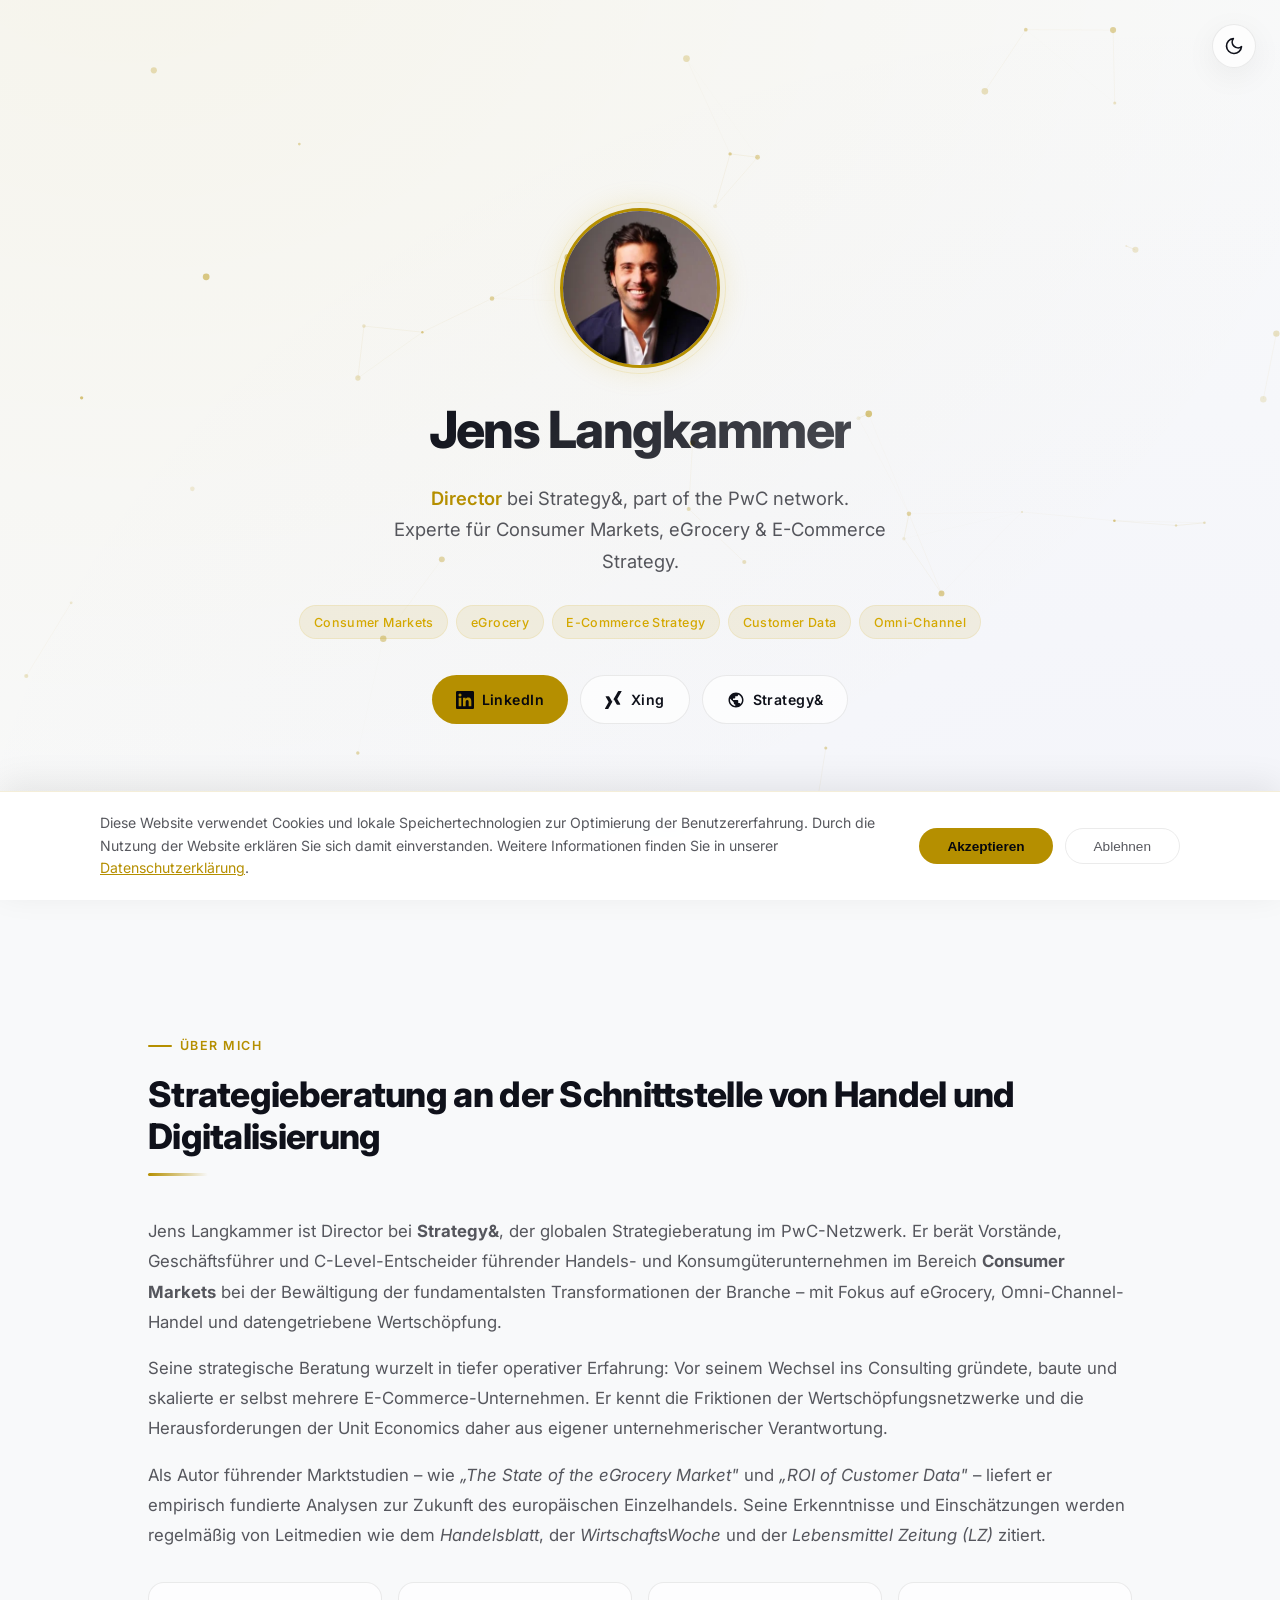
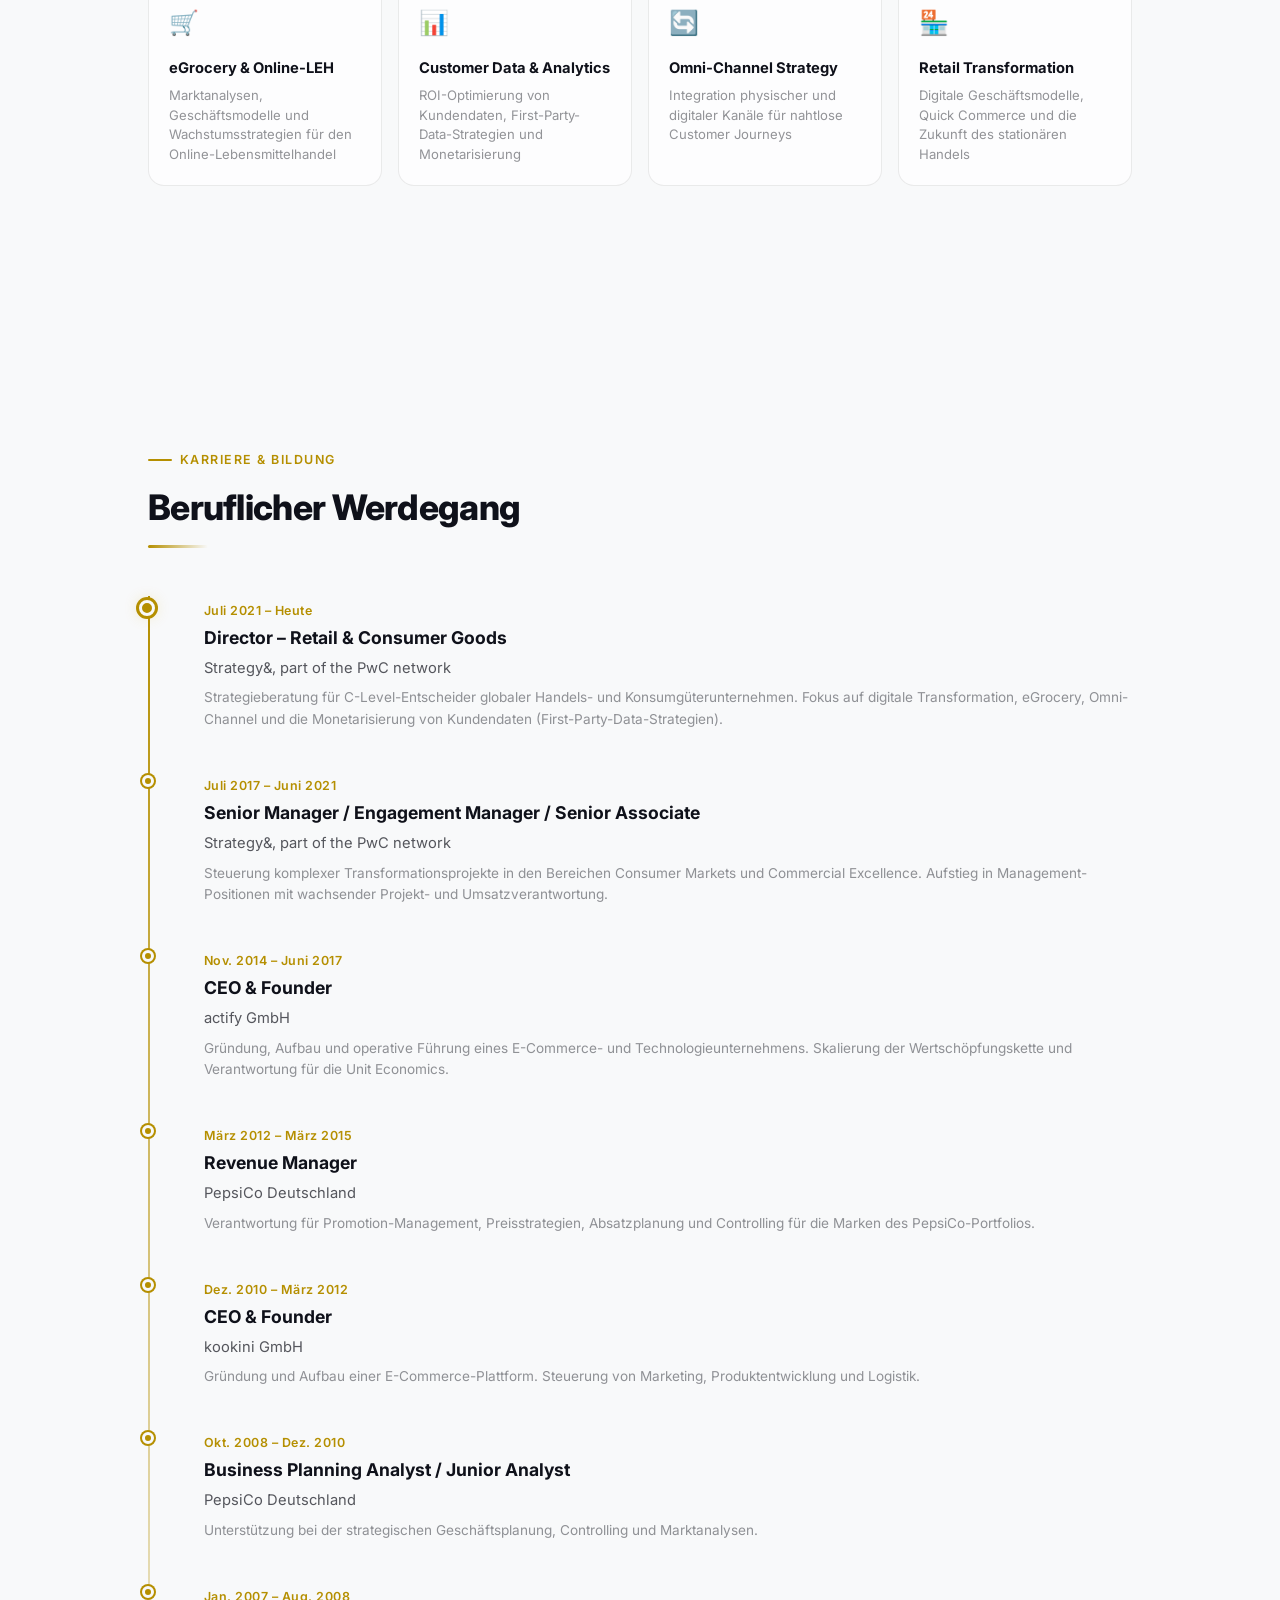
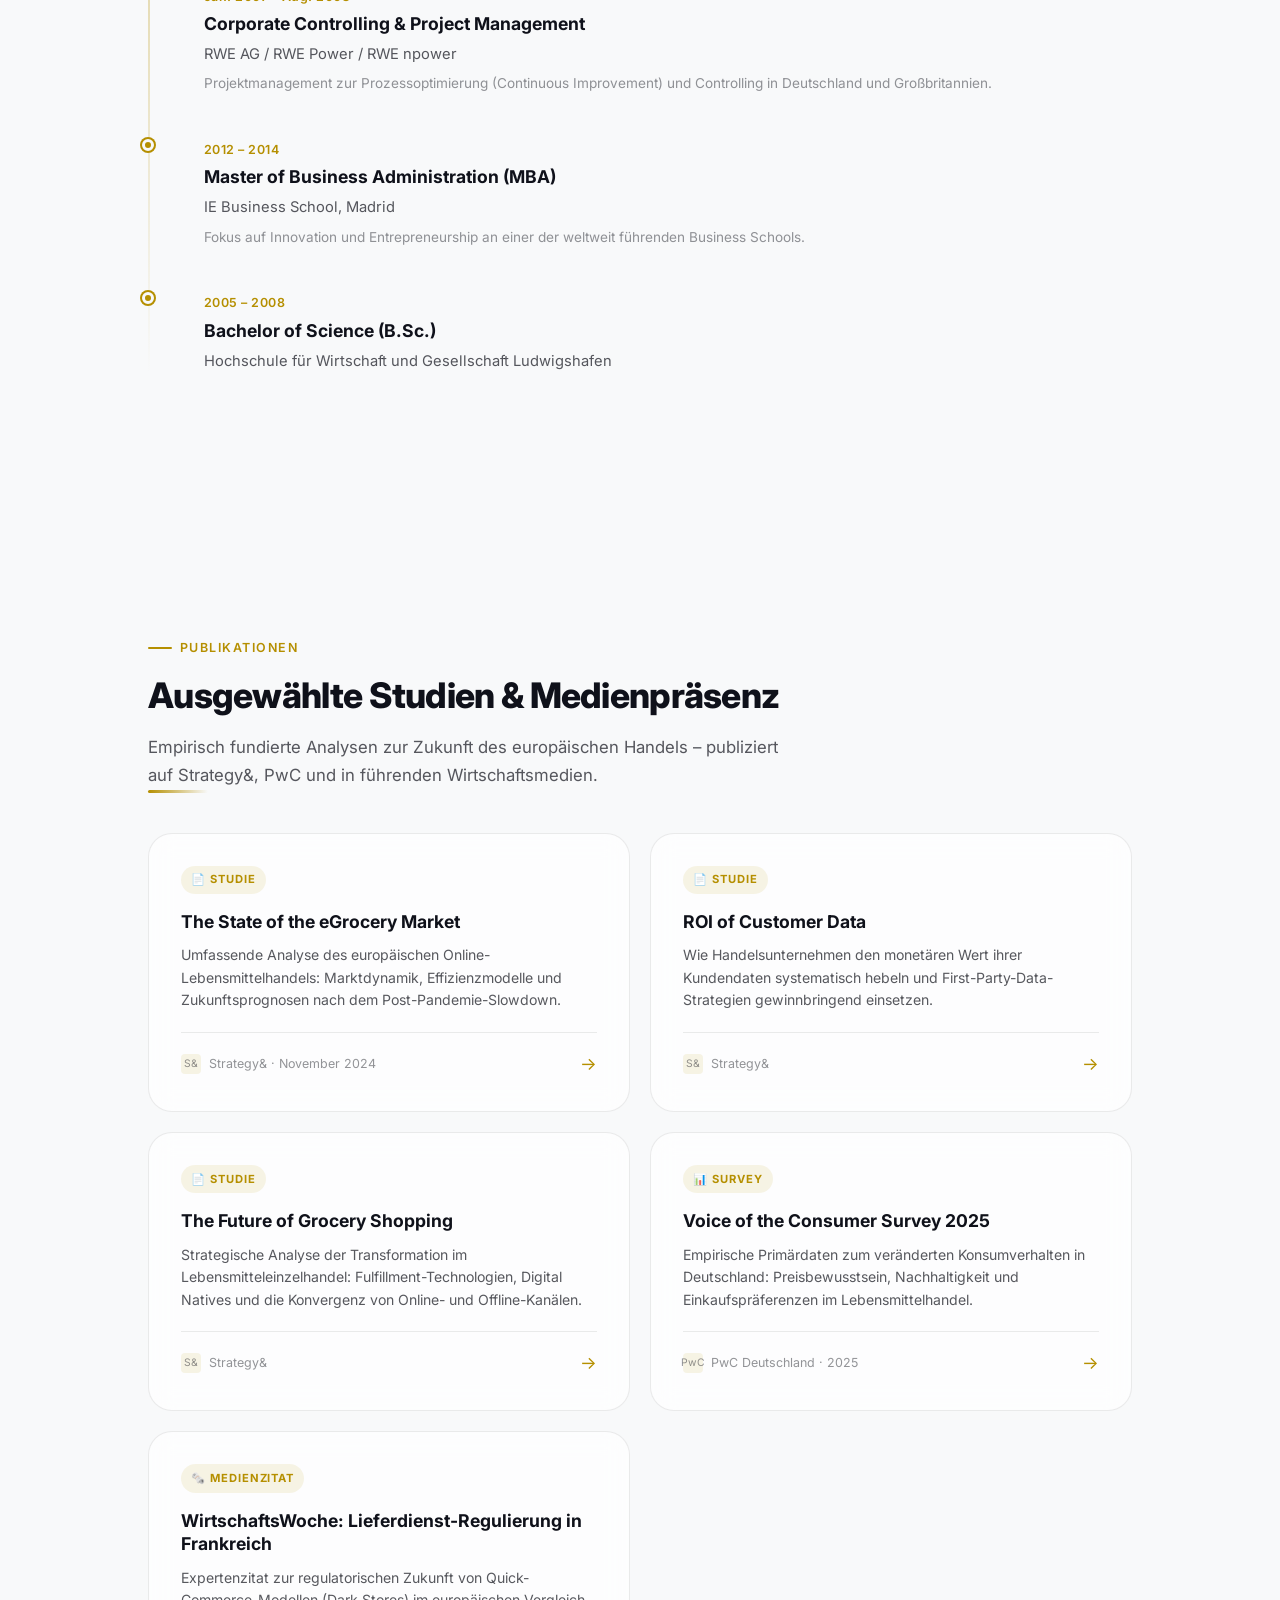
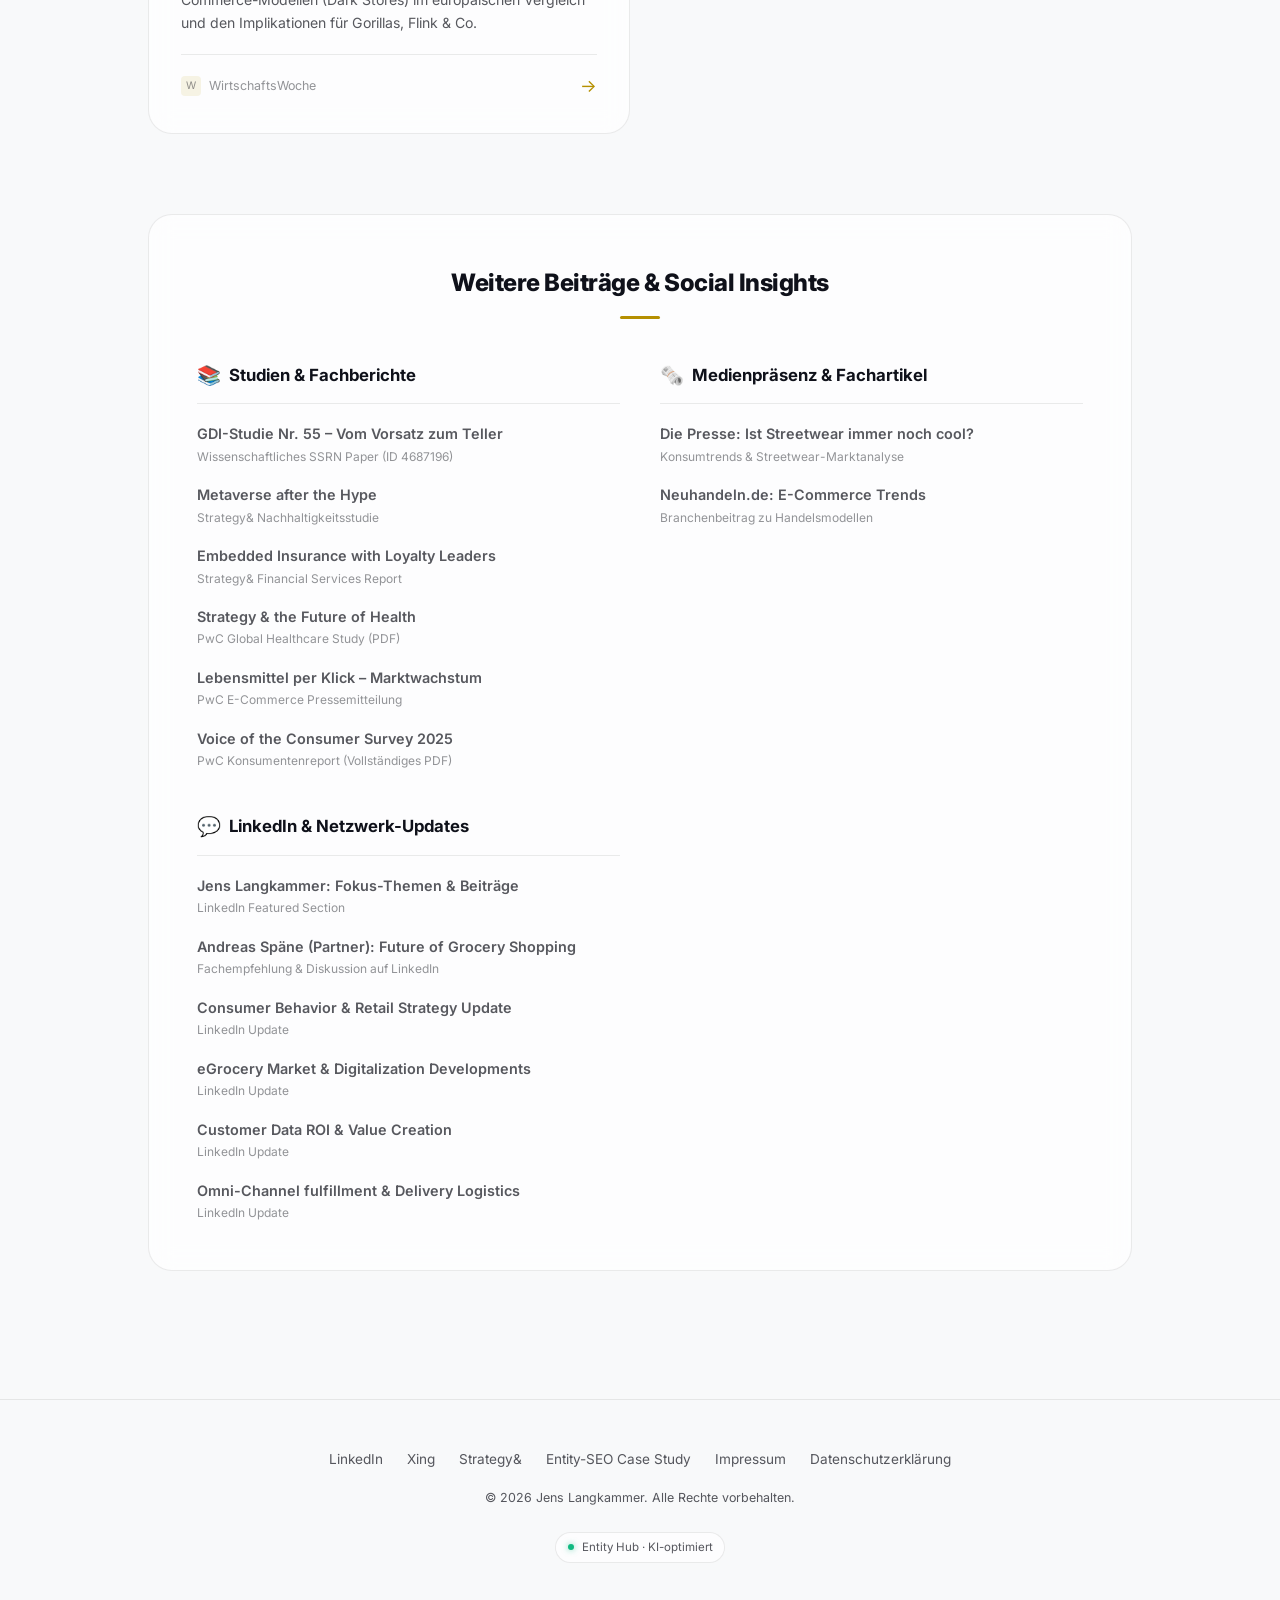
<file: index.html>
<!DOCTYPE html>
<html lang="de" dir="ltr">
<head>
  <meta charset="UTF-8">
  <meta name="viewport" content="width=device-width, initial-scale=1.0">

  <!-- SEO Meta -->
  <title>Jens Langkammer – Director, Strategy&amp; (PwC) | Consumer Markets &amp; eGrocery Experte</title>
  <meta name="description" content="Jens Langkammer ist Director bei Strategy& (PwC). Experte für Consumer Markets, eGrocery und E-Commerce-Strategien in Europa. Autor führender Studien zu eGrocery, Customer Data ROI und Konsumententrends.">
  <meta name="author" content="Jens Langkammer">
  <meta name="robots" content="index, follow">
  <link rel="canonical" href="https://jens-langkammer.de/">

  <!-- Hreflang -->
  <link rel="alternate" hreflang="de" href="https://jens-langkammer.de/">
  <link rel="alternate" hreflang="x-default" href="https://jens-langkammer.de/">

  <!-- Open Graph -->
  <meta property="og:type" content="profile">
  <meta property="og:url" content="https://jens-langkammer.de/">
  <meta property="og:title" content="Jens Langkammer – Director, Strategy& (PwC)">
  <meta property="og:description" content="Consumer Markets & eGrocery Experte. Autor führender Studien bei Strategy& und PwC.">
  <meta property="og:image" content="https://jens-langkammer.de/assets/jens-langkammer.png">
  <meta property="og:locale" content="de_DE">
  <meta property="profile:first_name" content="Jens">
  <meta property="profile:last_name" content="Langkammer">

  <!-- Twitter / X -->
  <meta name="twitter:card" content="summary">
  <meta name="twitter:title" content="Jens Langkammer – Director, Strategy& (PwC)">
  <meta name="twitter:description" content="Consumer Markets & eGrocery Experte. Autor führender Studien bei Strategy& und PwC.">

  <!-- Favicon -->
  <link rel="icon" href="data:image/svg+xml,<svg xmlns='http://www.w3.org/2000/svg' viewBox='0 0 100 100'><rect rx='18' width='100' height='100' fill='%23d4a800'/><text x='50' y='68' text-anchor='middle' font-family='system-ui' font-weight='800' font-size='52' fill='%2307080d'>JL</text></svg>" type="image/svg+xml">

  <!-- Fonts: Inter -->
  <link rel="preconnect" href="https://fonts.googleapis.com">
  <link rel="preconnect" href="https://fonts.gstatic.com" crossorigin>
  <link rel="preload" href="https://fonts.googleapis.com/css2?family=Inter:wght@400;500;600;700;800&display=swap" as="style" onload="this.onload=null;this.rel='stylesheet'">
  <noscript><link rel="stylesheet" href="https://fonts.googleapis.com/css2?family=Inter:wght@400;500;600;700;800&display=swap"></noscript>

  <!-- Theme Loader Script (Prevents FOUT/flash) -->
  <script>
    (function() {
      const theme = localStorage.getItem('theme') || 'light';
      document.documentElement.setAttribute('data-theme', theme);
    })();
  </script>

  <!-- Preloads -->
  <link rel="preload" href="styles.css?v=2.1" as="style">
  <link rel="preload" href="assets/jens-langkammer.webp?v=1.5" as="image" type="image/webp">

  <!-- Styles -->
  <link rel="stylesheet" href="styles.css?v=2.1">

  <!-- ======================================================================
       JSON-LD: Consolidated Entity Graph (Schema.org 2.0 Best Practice)
       This establishes Jens Langkammer as a machine-readable entity
       in the Google Knowledge Graph and for AI systems, linking the
       webpage, publications, and his profile together under a single graph.
       ====================================================================== -->
  <script type="application/ld+json">
  {
    "@context": "https://schema.org",
    "@graph": [
      {
        "@type": "Person",
        "@id": "https://jens-langkammer.de/#person",
        "name": "Jens Langkammer",
        "givenName": "Jens",
        "familyName": "Langkammer",
        "jobTitle": "Director",
        "url": "https://jens-langkammer.de/",
        "image": "https://jens-langkammer.de/assets/jens-langkammer.png",
        "description": "Director bei Strategy& (PwC) mit Schwerpunkt Consumer Markets, eGrocery und E-Commerce Strategy. Autor führender Marktstudien zur Zukunft des Lebensmittelhandels in Europa.",
        "worksFor": {
          "@type": "Organization",
          "name": "Strategy&, part of the PwC network",
          "url": "https://www.strategyand.pwc.com/",
          "parentOrganization": {
            "@type": "Organization",
            "name": "PwC",
            "url": "https://www.pwc.com/"
          }
        },
        "sameAs": [
          "https://www.linkedin.com/in/jens-langkammer",
          "https://www.linkedin.com/in/jens-langkammer/details/featured/",
          "https://papers.ssrn.com/sol3/papers.cfm?abstract_id=4687196",
          "https://www.xing.com/profile/Jens_Langkammer"
        ],
        "knowsAbout": [
          "Consumer Markets",
          "eGrocery",
          "E-Commerce Strategy",
          "Customer Data ROI",
          "Omni-Channel Strategy",
          "Embedded Insurance",
          "Retail Digitalization",
          "Quick Commerce",
          "Consumer Behavior",
          "Grocery Retail"
        ],
        "knowsLanguage": [
          {
            "@type": "Language",
            "name": "German",
            "alternateName": "de"
          },
          {
            "@type": "Language",
            "name": "English",
            "alternateName": "en"
          },
          {
            "@type": "Language",
            "name": "French",
            "alternateName": "fr"
          },
          {
            "@type": "Language",
            "name": "Spanish",
            "alternateName": "es"
          }
        ],
        "alumniOf": [
          {
            "@type": "EducationalOrganization",
            "name": "IE Business School",
            "url": "https://www.ie.edu/"
          },
          {
            "@type": "EducationalOrganization",
            "name": "Hochschule für Wirtschaft und Gesellschaft Ludwigshafen"
          }
        ],
        "hasCredential": [
          {
            "@type": "EducationalOccupationalCredential",
            "credentialCategory": "degree",
            "name": "Master of Business Administration (MBA)"
          },
          {
            "@type": "EducationalOccupationalCredential",
            "credentialCategory": "degree",
            "name": "Bachelor of Science (B.Sc.)"
          }
        ]
      },
      {
        "@type": "WebPage",
        "@id": "https://jens-langkammer.de/#webpage",
        "url": "https://jens-langkammer.de/",
        "name": "Jens Langkammer – Director, Strategy& (PwC)",
        "description": "Persönlicher Web-Hub von Jens Langkammer: Biografie, Kernkompetenzen und ausgewählte Publikationen.",
        "isPartOf": {
          "@type": "WebSite",
          "@id": "https://jens-langkammer.de/#website",
          "name": "Jens Langkammer Web Hub",
          "url": "https://jens-langkammer.de/"
        },
        "mainEntity": { "@id": "https://jens-langkammer.de/#person" },
        "inLanguage": "de"
      },
      {
        "@type": "ItemList",
        "@id": "https://jens-langkammer.de/#publications",
        "name": "Ausgewählte Publikationen von Jens Langkammer",
        "numberOfItems": 12,
        "itemListElement": [
          {
            "@type": "ListItem",
            "position": 1,
            "item": {
              "@type": "Report",
              "name": "The State of the eGrocery Market",
              "url": "https://www.strategyand.pwc.com/de/en/industries/consumer-markets/the-state-of-the-egrocery-market.html",
              "author": { "@id": "https://jens-langkammer.de/#person" },
              "publisher": { "@type": "Organization", "name": "Strategy&" },
              "datePublished": "2024-11"
            }
          },
          {
            "@type": "ListItem",
            "position": 2,
            "item": {
              "@type": "Report",
              "name": "ROI of Customer Data",
              "url": "https://www.strategyand.pwc.com/de/en/industries/consumer-markets/roi-of-customer-data.html",
              "author": { "@id": "https://jens-langkammer.de/#person" },
              "publisher": { "@type": "Organization", "name": "Strategy&" }
            }
          },
          {
            "@type": "ListItem",
            "position": 3,
            "item": {
              "@type": "Report",
              "name": "The Future of Grocery Shopping",
              "url": "https://www.strategyand.pwc.com/de/en/industries/consumer-markets/future-of-grocery-shopping.html",
              "author": { "@id": "https://jens-langkammer.de/#person" },
              "publisher": { "@type": "Organization", "name": "Strategy&" }
            }
          },
          {
            "@type": "ListItem",
            "position": 4,
            "item": {
              "@type": "Report",
              "name": "Voice of the Consumer Survey 2025",
              "url": "https://www.pwc.de/de/pressemitteilungen/2025/preis-vor-nachhaltigkeit-deutsche-wollen-beim-lebensmittelkauf-sparen.html",
              "author": { "@id": "https://jens-langkammer.de/#person" },
              "publisher": { "@type": "Organization", "name": "PwC Deutschland" },
              "datePublished": "2025"
            }
          },
          {
            "@type": "ListItem",
            "position": 5,
            "item": {
              "@type": "NewsArticle",
              "name": "WirtschaftsWoche: Lieferdienst-Regulierung in Frankreich",
              "url": "https://www.wiwo.de/unternehmen/dienstleister/lieferdienst-warenlager-in-frankreich-vor-dem-aus-dieses-neue-gesetz-stellt-gorillas-und-flink-vor-probleme-in-frankreich/28677718.html",
              "mentions": { "@id": "https://jens-langkammer.de/#person" },
              "publisher": { "@type": "Organization", "name": "WirtschaftsWoche" }
            }
          },
          {
            "@type": "ListItem",
            "position": 6,
            "item": {
              "@type": "Report",
              "name": "GDI-Studie Nr. 55 – Vom Vorsatz zum Teller",
              "url": "https://papers.ssrn.com/sol3/papers.cfm?abstract_id=4687196",
              "author": { "@id": "https://jens-langkammer.de/#person" },
              "publisher": { "@type": "Organization", "name": "SSRN / GDI" }
            }
          },
          {
            "@type": "ListItem",
            "position": 7,
            "item": {
              "@type": "Report",
              "name": "Metaverse after the Hype",
              "url": "https://www.strategyand.pwc.com/de/en/functions/sustainability-strategy/metaverse-after-the-hype.html",
              "author": { "@id": "https://jens-langkammer.de/#person" },
              "publisher": { "@type": "Organization", "name": "Strategy&" }
            }
          },
          {
            "@type": "ListItem",
            "position": 8,
            "item": {
              "@type": "Report",
              "name": "Embedded Insurance with Loyalty Leaders",
              "url": "https://www.strategyand.pwc.com/de/en/industries/financial-services/embedded-insurance-with-loyalty-leaders.html",
              "author": { "@id": "https://jens-langkammer.de/#person" },
              "publisher": { "@type": "Organization", "name": "Strategy&" }
            }
          },
          {
            "@type": "ListItem",
            "position": 9,
            "item": {
              "@type": "Report",
              "name": "Strategy & the Future of Health",
              "url": "https://www.pwc.com/co/es/prensa/Articulos/strategy-and-future-of-health.pdf?utm_source=PwC+Insights",
              "author": { "@id": "https://jens-langkammer.de/#person" },
              "publisher": { "@type": "Organization", "name": "PwC" }
            }
          },
          {
            "@type": "ListItem",
            "position": 10,
            "item": {
              "@type": "NewsArticle",
              "name": "Lebensmittel per Klick",
              "url": "https://www.pwc.de/de/pressemitteilungen/2025/lebensmittel-per-klick-jeder-sechste-euro-landet-im-online-einkaufswagen.html",
              "mentions": { "@id": "https://jens-langkammer.de/#person" },
              "publisher": { "@type": "Organization", "name": "PwC Deutschland" }
            }
          },
          {
            "@type": "ListItem",
            "position": 11,
            "item": {
              "@type": "NewsArticle",
              "name": "Die Presse: Ist Streetwear immer noch cool?",
              "url": "https://www.diepresse.com/18706002/ist-streetwear-immer-noch-cool",
              "mentions": { "@id": "https://jens-langkammer.de/#person" },
              "publisher": { "@type": "Organization", "name": "Die Presse" }
            }
          },
          {
            "@type": "ListItem",
            "position": 12,
            "item": {
              "@type": "NewsArticle",
              "name": "Neuhandeln.de: E-Commerce Trends",
              "url": "https://www.neuhandeln.de/beitraege/db/371079SUR.html",
              "mentions": { "@id": "https://jens-langkammer.de/#person" },
              "publisher": { "@type": "Organization", "name": "Neuhandeln.de" }
            }
          }
        ]
      }
    ]
  }
  </script>

</head>
<body>

  <!-- Theme Toggle Button -->
  <button id="themeToggle" class="theme-toggle" aria-label="Farbschema umschalten">
    <!-- Sun Icon (visible in light mode) -->
    <svg class="theme-toggle-icon theme-toggle-icon--sun" viewBox="0 0 24 24" fill="none" stroke="currentColor" stroke-width="2" stroke-linecap="round" stroke-linejoin="round">
      <circle cx="12" cy="12" r="5"></circle>
      <line x1="12" y1="1" x2="12" y2="3"></line>
      <line x1="12" y1="21" x2="12" y2="23"></line>
      <line x1="4.22" y1="4.22" x2="5.64" y2="5.64"></line>
      <line x1="18.36" y1="18.36" x2="19.78" y2="19.78"></line>
      <line x1="1" y1="12" x2="3" y2="12"></line>
      <line x1="21" y1="12" x2="23" y2="12"></line>
      <line x1="4.22" y1="19.78" x2="5.64" y2="18.36"></line>
      <line x1="18.36" y1="5.64" x2="19.78" y2="4.22"></line>
    </svg>
    <!-- Moon Icon (visible in dark mode) -->
    <svg class="theme-toggle-icon theme-toggle-icon--moon" viewBox="0 0 24 24" fill="none" stroke="currentColor" stroke-width="2" stroke-linecap="round" stroke-linejoin="round">
      <path d="M21 12.79A9 9 0 1 1 11.21 3 7 7 0 0 0 21 12.79z"></path>
    </svg>
  </button>

  <!-- ===== HERO ===== -->
  <section class="hero" id="hero">
    <canvas id="particle-canvas" aria-hidden="true"></canvas>

    <div class="hero-content">
      <div class="hero-photo-wrapper">
        <img class="hero-photo" src="assets/jens-langkammer.webp?v=1.5" alt="Jens Langkammer Portrait" width="160" height="160">
        <div class="hero-photo-ring" aria-hidden="true"></div>
      </div>

      <h1 class="hero-name">Jens Langkammer</h1>

      <p class="hero-title">
        <strong>Director</strong> bei Strategy&amp;, part of the PwC network.<br>
        Experte für Consumer Markets, eGrocery &amp; E-Commerce Strategy.
      </p>

      <div class="hero-tags" aria-label="Kernkompetenzen">
        <span class="hero-tag">Consumer Markets</span>
        <span class="hero-tag">eGrocery</span>
        <span class="hero-tag">E-Commerce Strategy</span>
        <span class="hero-tag">Customer Data</span>
        <span class="hero-tag">Omni-Channel</span>
      </div>

      <div class="hero-links">
        <a href="https://www.linkedin.com/in/jens-langkammer" class="hero-link hero-link--primary" target="_blank" rel="noopener noreferrer" aria-label="LinkedIn-Profil von Jens Langkammer">
          <svg viewBox="0 0 24 24" aria-hidden="true"><path d="M20.447 20.452h-3.554v-5.569c0-1.328-.027-3.037-1.852-3.037-1.853 0-2.136 1.445-2.136 2.939v5.667H9.351V9h3.414v1.561h.046c.477-.9 1.637-1.85 3.37-1.85 3.601 0 4.267 2.37 4.267 5.455v6.286zM5.337 7.433a2.062 2.062 0 01-2.063-2.065 2.064 2.064 0 112.063 2.065zm1.782 13.019H3.555V9h3.564v11.452zM22.225 0H1.771C.792 0 0 .774 0 1.729v20.542C0 23.227.792 24 1.771 24h20.451C23.2 24 24 23.227 24 22.271V1.729C24 .774 23.2 0 22.222 0h.003z"/></svg>
          LinkedIn
        </a>
        <a href="https://www.xing.com/profile/Jens_Langkammer" class="hero-link hero-link--secondary" target="_blank" rel="noopener noreferrer" aria-label="Xing-Profil von Jens Langkammer">
          <svg viewBox="0 0 24 24" aria-hidden="true"><path d="M18.188 0c-.517 0-.741.325-.927.66 0 0-7.45 13.224-7.702 13.657-.015.024-.295-.546-.295-.546L5.8 7.63c-.188-.335-.434-.63-.923-.63H1.4c-.526 0-.714.33-.47.74l3.96 6.817-5.69 10.02c-.22.396-.06.74.45.74h3.35c.52 0 .74-.325.92-.66 0 0 7.49-13.29 7.74-13.727l.295.546 3.486 6.13c.188.33.434.63.923.63h3.456c.52 0 .71-.33.467-.74l-3.95-6.81 5.713-10.03c.22-.393.064-.74-.45-.74h-3.324z"/></svg>
          Xing
        </a>
        <a href="https://www.strategyand.pwc.com/de/de.html" class="hero-link hero-link--secondary" target="_blank" rel="noopener noreferrer" aria-label="Strategy&amp; Deutschland">
          <svg viewBox="0 0 24 24" aria-hidden="true"><path d="M12 2C6.48 2 2 6.48 2 12s4.48 10 10 10 10-4.48 10-10S17.52 2 12 2zm-1 17.93c-3.95-.49-7-3.85-7-7.93 0-.62.08-1.21.21-1.79L9 15v1c0 1.1.9 2 2 2v1.93zm6.9-2.54c-.26-.81-1-1.39-1.9-1.39h-1v-3c0-.55-.45-1-1-1H8v-2h2c.55 0 1-.45 1-1V7h2c1.1 0 2-.9 2-2v-.41c2.93 1.19 5 4.06 5 7.41 0 2.08-.8 3.97-2.1 5.39z" fill="currentColor"/></svg>
          Strategy&amp;
        </a>
      </div>
    </div>

    <div class="hero-scroll-hint" aria-hidden="true">
      <span>Mehr erfahren</span>
      <div class="chevron"></div>
    </div>
  </section>

  <main>

    <!-- ===== ABOUT ===== -->
    <section class="section" id="about">
      <div class="container">
        <div class="reveal">
          <span class="section-label">Über mich</span>
          <h2 class="section-heading">Strategieberatung an der Schnittstelle von Handel und Digitalisierung</h2>
          <hr class="section-divider">
        </div>

        <div class="about-grid">
          <div class="about-text reveal reveal-delay-1">
            <p>
              Jens Langkammer ist Director bei <strong>Strategy&amp;</strong>, der globalen Strategieberatung im PwC-Netzwerk. Er berät Vorstände, Geschäftsführer und C-Level-Entscheider führender Handels- und Konsumgüterunternehmen im Bereich <strong>Consumer Markets</strong> bei der Bewältigung der fundamentalsten Transformationen der Branche – mit Fokus auf eGrocery, Omni-Channel-Handel und datengetriebene Wertschöpfung.
            </p>
            <p>
              Seine strategische Beratung wurzelt in tiefer operativer Erfahrung: Vor seinem Wechsel ins Consulting gründete, baute und skalierte er selbst mehrere E-Commerce-Unternehmen. Er kennt die Friktionen der Wertschöpfungsnetzwerke und die Herausforderungen der Unit Economics daher aus eigener unternehmerischer Verantwortung.
            </p>
            <p>
              Als Autor führender Marktstudien – wie <em>„The State of the eGrocery Market"</em> und <em>„ROI of Customer Data"</em> – liefert er empirisch fundierte Analysen zur Zukunft des europäischen Einzelhandels. Seine Erkenntnisse und Einschätzungen werden regelmäßig von Leitmedien wie dem <em>Handelsblatt</em>, der <em>WirtschaftsWoche</em> und der <em>Lebensmittel Zeitung (LZ)</em> zitiert.
            </p>
          </div>
        </div>

        <div class="competence-grid">
          <div class="competence-card reveal reveal-delay-1">
            <div class="competence-icon">🛒</div>
            <h3>eGrocery &amp; Online-LEH</h3>
            <p>Marktanalysen, Geschäftsmodelle und Wachstumsstrategien für den Online-Lebensmittelhandel</p>
          </div>
          <div class="competence-card reveal reveal-delay-2">
            <div class="competence-icon">📊</div>
            <h3>Customer Data &amp; Analytics</h3>
            <p>ROI-Optimierung von Kundendaten, First-Party-Data-Strategien und Monetarisierung</p>
          </div>
          <div class="competence-card reveal reveal-delay-3">
            <div class="competence-icon">🔄</div>
            <h3>Omni-Channel Strategy</h3>
            <p>Integration physischer und digitaler Kanäle für nahtlose Customer Journeys</p>
          </div>
          <div class="competence-card reveal reveal-delay-4">
            <div class="competence-icon">🏪</div>
            <h3>Retail Transformation</h3>
            <p>Digitale Geschäftsmodelle, Quick Commerce und die Zukunft des stationären Handels</p>
          </div>
        </div>
      </div>
    </section>

    <!-- ===== CAREER TIMELINE ===== -->
    <section class="section" id="career">
      <div class="container">
        <div class="reveal">
          <span class="section-label">Karriere &amp; Bildung</span>
          <h2 class="section-heading">Beruflicher Werdegang</h2>
          <hr class="section-divider">
        </div>

        <div class="timeline reveal reveal-delay-1">
          
          <!-- Strategy& Director -->
          <div class="timeline-item">
            <div class="timeline-dot"></div>
            <span class="timeline-date">Juli 2021 – Heute</span>
            <div class="timeline-role">Director – Retail &amp; Consumer Goods</div>
            <div class="timeline-company">Strategy&amp;, part of the PwC network</div>
            <div class="timeline-desc">Strategieberatung für C-Level-Entscheider globaler Handels- und Konsumgüterunternehmen. Fokus auf digitale Transformation, eGrocery, Omni-Channel und die Monetarisierung von Kundendaten (First-Party-Data-Strategien).</div>
          </div>

          <!-- Strategy& Manager roles -->
          <div class="timeline-item">
            <div class="timeline-dot"></div>
            <span class="timeline-date">Juli 2017 – Juni 2021</span>
            <div class="timeline-role">Senior Manager / Engagement Manager / Senior Associate</div>
            <div class="timeline-company">Strategy&amp;, part of the PwC network</div>
            <div class="timeline-desc">Steuerung komplexer Transformationsprojekte in den Bereichen Consumer Markets und Commercial Excellence. Aufstieg in Management-Positionen mit wachsender Projekt- und Umsatzverantwortung.</div>
          </div>

          <!-- actify GmbH -->
          <div class="timeline-item">
            <div class="timeline-dot"></div>
            <span class="timeline-date">Nov. 2014 – Juni 2017</span>
            <div class="timeline-role">CEO &amp; Founder</div>
            <div class="timeline-company">actify GmbH</div>
            <div class="timeline-desc">Gründung, Aufbau und operative Führung eines E-Commerce- und Technologieunternehmens. Skalierung der Wertschöpfungskette und Verantwortung für die Unit Economics.</div>
          </div>

          <!-- PepsiCo Revenue Manager -->
          <div class="timeline-item">
            <div class="timeline-dot"></div>
            <span class="timeline-date">März 2012 – März 2015</span>
            <div class="timeline-role">Revenue Manager</div>
            <div class="timeline-company">PepsiCo Deutschland</div>
            <div class="timeline-desc">Verantwortung für Promotion-Management, Preisstrategien, Absatzplanung und Controlling für die Marken des PepsiCo-Portfolios.</div>
          </div>

          <!-- kookini GmbH -->
          <div class="timeline-item">
            <div class="timeline-dot"></div>
            <span class="timeline-date">Dez. 2010 – März 2012</span>
            <div class="timeline-role">CEO &amp; Founder</div>
            <div class="timeline-company">kookini GmbH</div>
            <div class="timeline-desc">Gründung und Aufbau einer E-Commerce-Plattform. Steuerung von Marketing, Produktentwicklung und Logistik.</div>
          </div>

          <!-- PepsiCo Analyst -->
          <div class="timeline-item">
            <div class="timeline-dot"></div>
            <span class="timeline-date">Okt. 2008 – Dez. 2010</span>
            <div class="timeline-role">Business Planning Analyst / Junior Analyst</div>
            <div class="timeline-company">PepsiCo Deutschland</div>
            <div class="timeline-desc">Unterstützung bei der strategischen Geschäftsplanung, Controlling und Marktanalysen.</div>
          </div>

          <!-- RWE -->
          <div class="timeline-item">
            <div class="timeline-dot"></div>
            <span class="timeline-date">Jan. 2007 – Aug. 2008</span>
            <div class="timeline-role">Corporate Controlling &amp; Project Management</div>
            <div class="timeline-company">RWE AG / RWE Power / RWE npower</div>
            <div class="timeline-desc">Projektmanagement zur Prozessoptimierung (Continuous Improvement) und Controlling in Deutschland und Großbritannien.</div>
          </div>

          <!-- IE Business School -->
          <div class="timeline-item">
            <div class="timeline-dot"></div>
            <span class="timeline-date">2012 – 2014</span>
            <div class="timeline-role">Master of Business Administration (MBA)</div>
            <div class="timeline-company">IE Business School, Madrid</div>
            <div class="timeline-desc">Fokus auf Innovation und Entrepreneurship an einer der weltweit führenden Business Schools.</div>
          </div>

          <!-- Hochschule Ludwigshafen -->
          <div class="timeline-item">
            <div class="timeline-dot"></div>
            <span class="timeline-date">2005 – 2008</span>
            <div class="timeline-role">Bachelor of Science (B.Sc.)</div>
            <div class="timeline-company">Hochschule für Wirtschaft und Gesellschaft Ludwigshafen</div>
          </div>
        </div>
      </div>
    </section>

    <!-- ===== PUBLICATIONS ===== -->
    <section class="section" id="publications">
      <div class="container">
        <div class="reveal">
          <span class="section-label">Publikationen</span>
          <h2 class="section-heading">Ausgewählte Studien &amp; Medienpräsenz</h2>
          <p class="section-description">Empirisch fundierte Analysen zur Zukunft des europäischen Handels – publiziert auf Strategy&amp;, PwC und in führenden Wirtschaftsmedien.</p>
          <hr class="section-divider">
        </div>

        <div class="publications-grid">

          <!-- Publication 1: eGrocery Study -->
          <a href="https://www.strategyand.pwc.com/de/en/industries/consumer-markets/the-state-of-the-egrocery-market.html" class="pub-card reveal reveal-delay-1" target="_blank" rel="noopener noreferrer">
            <span class="pub-badge">📄 Studie</span>
            <h3>The State of the eGrocery Market</h3>
            <p>Umfassende Analyse des europäischen Online-Lebensmittelhandels: Marktdynamik, Effizienzmodelle und Zukunftsprognosen nach dem Post-Pandemie-Slowdown.</p>
            <div class="pub-source">
              <span class="pub-source-icon">S&amp;</span>
              Strategy&amp; · November 2024
              <span class="pub-arrow">→</span>
            </div>
          </a>

          <!-- Publication 2: Customer Data ROI -->
          <a href="https://www.strategyand.pwc.com/de/en/industries/consumer-markets/roi-of-customer-data.html" class="pub-card reveal reveal-delay-2" target="_blank" rel="noopener noreferrer">
            <span class="pub-badge">📄 Studie</span>
            <h3>ROI of Customer Data</h3>
            <p>Wie Handelsunternehmen den monetären Wert ihrer Kundendaten systematisch hebeln und First-Party-Data-Strategien gewinnbringend einsetzen.</p>
            <div class="pub-source">
              <span class="pub-source-icon">S&amp;</span>
              Strategy&amp;
              <span class="pub-arrow">→</span>
            </div>
          </a>

          <!-- Publication 3: Future of Grocery -->
          <a href="https://www.strategyand.pwc.com/de/en/industries/consumer-markets/future-of-grocery-shopping.html" class="pub-card reveal reveal-delay-3" target="_blank" rel="noopener noreferrer">
            <span class="pub-badge">📄 Studie</span>
            <h3>The Future of Grocery Shopping</h3>
            <p>Strategische Analyse der Transformation im Lebensmitteleinzelhandel: Fulfillment-Technologien, Digital Natives und die Konvergenz von Online- und Offline-Kanälen.</p>
            <div class="pub-source">
              <span class="pub-source-icon">S&amp;</span>
              Strategy&amp;
              <span class="pub-arrow">→</span>
            </div>
          </a>

          <!-- Publication 4: Voice of Consumer -->
          <a href="https://www.pwc.de/de/pressemitteilungen/2025/preis-vor-nachhaltigkeit-deutsche-wollen-beim-lebensmittelkauf-sparen.html" class="pub-card reveal reveal-delay-4" target="_blank" rel="noopener noreferrer">
            <span class="pub-badge">📊 Survey</span>
            <h3>Voice of the Consumer Survey 2025</h3>
            <p>Empirische Primärdaten zum veränderten Konsumverhalten in Deutschland: Preisbewusstsein, Nachhaltigkeit und Einkaufspräferenzen im Lebensmittelhandel.</p>
            <div class="pub-source">
              <span class="pub-source-icon">PwC</span>
              PwC Deutschland · 2025
              <span class="pub-arrow">→</span>
            </div>
          </a>

          <!-- Publication 5: WiWo Citation -->
          <a href="https://www.wiwo.de/unternehmen/dienstleister/lieferdienst-warenlager-in-frankreich-vor-dem-aus-dieses-neue-gesetz-stellt-gorillas-und-flink-vor-probleme-in-frankreich/28677718.html" class="pub-card reveal reveal-delay-5" target="_blank" rel="noopener noreferrer">
            <span class="pub-badge">🗞️ Medienzitat</span>
            <h3>WirtschaftsWoche: Lieferdienst-Regulierung in Frankreich</h3>
            <p>Expertenzitat zur regulatorischen Zukunft von Quick-Commerce-Modellen (Dark Stores) im europäischen Vergleich und den Implikationen für Gorillas, Flink &amp; Co.</p>
            <div class="pub-source">
              <span class="pub-source-icon">W</span>
              WirtschaftsWoche
              <span class="pub-arrow">→</span>
            </div>
          </a>

        </div>

        <!-- Additional Links (19 Links requirement integration) -->
        <div class="additional-links-container reveal">
          <h3 class="additional-links-title">Weitere Beiträge &amp; Social Insights</h3>
          <div class="additional-links-grid">
            
            <!-- Column 1: Studies & Reports -->
            <div class="links-column">
              <h4><span class="column-icon">📚</span> Studien &amp; Fachberichte</h4>
              <ul class="links-list">
                <li>
                  <a href="https://papers.ssrn.com/sol3/papers.cfm?abstract_id=4687196" target="_blank" rel="noopener noreferrer">
                    GDI-Studie Nr. 55 – Vom Vorsatz zum Teller
                    <span class="link-meta">Wissenschaftliches SSRN Paper (ID 4687196)</span>
                  </a>
                </li>
                <li>
                  <a href="https://www.strategyand.pwc.com/de/en/functions/sustainability-strategy/metaverse-after-the-hype.html" target="_blank" rel="noopener noreferrer">
                    Metaverse after the Hype
                    <span class="link-meta">Strategy&amp; Nachhaltigkeitsstudie</span>
                  </a>
                </li>
                <li>
                  <a href="https://www.strategyand.pwc.com/de/en/industries/financial-services/embedded-insurance-with-loyalty-leaders.html" target="_blank" rel="noopener noreferrer">
                    Embedded Insurance with Loyalty Leaders
                    <span class="link-meta">Strategy&amp; Financial Services Report</span>
                  </a>
                </li>
                <li>
                  <a href="https://www.pwc.com/co/es/prensa/Articulos/strategy-and-future-of-health.pdf?utm_source=PwC+Insights" target="_blank" rel="noopener noreferrer">
                    Strategy &amp; the Future of Health
                    <span class="link-meta">PwC Global Healthcare Study (PDF)</span>
                  </a>
                </li>
                <li>
                  <a href="https://www.pwc.de/de/pressemitteilungen/2025/lebensmittel-per-klick-jeder-sechste-euro-landet-im-online-einkaufswagen.html" target="_blank" rel="noopener noreferrer">
                    Lebensmittel per Klick – Marktwachstum
                    <span class="link-meta">PwC E-Commerce Pressemitteilung</span>
                  </a>
                </li>
                <li>
                  <a href="https://www.pwc.de/de/handel-und-konsumguter/voice-of-the-consumer-survey-2025.pdf" target="_blank" rel="noopener noreferrer">
                    Voice of the Consumer Survey 2025
                    <span class="link-meta">PwC Konsumentenreport (Vollständiges PDF)</span>
                  </a>
                </li>
              </ul>
            </div>
            
            <!-- Column 2: Media & Articles -->
            <div class="links-column">
              <h4><span class="column-icon">🗞️</span> Medienpräsenz &amp; Fachartikel</h4>
              <ul class="links-list">
                <li>
                  <a href="https://www.diepresse.com/18706002/ist-streetwear-immer-noch-cool" target="_blank" rel="noopener noreferrer">
                    Die Presse: Ist Streetwear immer noch cool?
                    <span class="link-meta">Konsumtrends &amp; Streetwear-Marktanalyse</span>
                  </a>
                </li>
                <li>
                  <a href="https://www.neuhandeln.de/beitraege/db/371079SUR.html" target="_blank" rel="noopener noreferrer">
                    Neuhandeln.de: E-Commerce Trends
                    <span class="link-meta">Branchenbeitrag zu Handelsmodellen</span>
                  </a>
                </li>
              </ul>
            </div>
            
            <!-- Column 3: LinkedIn & Partner Updates -->
            <div class="links-column">
              <h4><span class="column-icon">💬</span> LinkedIn &amp; Netzwerk-Updates</h4>
              <ul class="links-list">
                <li>
                  <a href="https://www.linkedin.com/in/jens-langkammer/details/featured/" target="_blank" rel="noopener noreferrer">
                    Jens Langkammer: Fokus-Themen &amp; Beiträge
                    <span class="link-meta">LinkedIn Featured Section</span>
                  </a>
                </li>
                <li>
                  <a href="https://www.linkedin.com/posts/andreas-spaene_strategy-the-future-of-grocery-shopping-activity-6976193400203059200-uLg3/?originalSubdomain=ch" target="_blank" rel="noopener noreferrer" data-linkedin-embed="https://www.linkedin.com/embed/feed/update/urn:li:activity:6976193400203059200">
                    Andreas Späne (Partner): Future of Grocery Shopping
                    <span class="link-meta">Fachempfehlung &amp; Diskussion auf LinkedIn</span>
                  </a>
                </li>
                <li>
                  <a href="https://www.linkedin.com/feed/update/urn:li:activity:7061766765919236097/" target="_blank" rel="noopener noreferrer" data-linkedin-embed="https://www.linkedin.com/embed/feed/update/urn:li:activity:7061766765919236097">
                    Consumer Behavior &amp; Retail Strategy Update
                    <span class="link-meta">LinkedIn Update</span>
                  </a>
                </li>
                <li>
                  <a href="https://www.linkedin.com/feed/update/urn:li:activity:7186995974907527168/" target="_blank" rel="noopener noreferrer" data-linkedin-embed="https://www.linkedin.com/embed/feed/update/urn:li:activity:7186995974907527168">
                    eGrocery Market &amp; Digitalization Developments
                    <span class="link-meta">LinkedIn Update</span>
                  </a>
                </li>
                <li>
                  <a href="https://www.linkedin.com/feed/update/urn:li:activity:7315259711858049026/" target="_blank" rel="noopener noreferrer" data-linkedin-embed="https://www.linkedin.com/embed/feed/update/urn:li:activity:7315259711858049026">
                    Customer Data ROI &amp; Value Creation
                    <span class="link-meta">LinkedIn Update</span>
                  </a>
                </li>
                <li>
                  <a href="https://www.linkedin.com/feed/update/urn:li:activity:7312369440891850752/" target="_blank" rel="noopener noreferrer" data-linkedin-embed="https://www.linkedin.com/embed/feed/update/urn:li:activity:7312369440891850752">
                    Omni-Channel fulfillment &amp; Delivery Logistics
                    <span class="link-meta">LinkedIn Update</span>
                  </a>
                </li>
              </ul>
            </div>
            
          </div>
        </div>

      </div>
    </section>

  </main>

  <!-- ===== FOOTER ===== -->
  <footer class="footer">
    <div class="container">
      <div class="footer-inner">
        <div class="footer-links">
          <a href="https://www.linkedin.com/in/jens-langkammer" target="_blank" rel="noopener noreferrer">LinkedIn</a>
          <a href="https://www.xing.com/profile/Jens_Langkammer" target="_blank" rel="noopener noreferrer">Xing</a>
          <a href="https://www.strategyand.pwc.com/de/de.html" target="_blank" rel="noopener noreferrer">Strategy&amp;</a>
          <a href="https://www.pragma-code.de/blog-entity-seo-consulting" target="_blank" rel="noopener noreferrer">Entity-SEO Case Study</a>
          <a href="impressum.html">Impressum</a>
          <a href="datenschutz.html">Datenschutzerklärung</a>
        </div>
        <p class="footer-copy">&copy; 2026 Jens Langkammer. Alle Rechte vorbehalten.</p>
        <div class="footer-badge">
          <span class="dot"></span>
          Entity Hub · KI-optimiert
        </div>
      </div>
    </div>
  </footer>

  <!-- ===== COOKIE BANNER ===== -->
  <div id="cookieBanner" class="cookie-banner">
    <div class="cookie-content">
      <p>
        Diese Website verwendet Cookies und lokale Speichertechnologien zur Optimierung der Benutzererfahrung. Durch die Nutzung der Website erklären Sie sich damit einverstanden. Weitere Informationen finden Sie in unserer <a href="datenschutz.html">Datenschutzerklärung</a>.
      </p>
      <div class="cookie-buttons">
        <button id="acceptCookies" class="cookie-accept">Akzeptieren</button>
        <button id="declineCookies" class="cookie-decline">Ablehnen</button>
      </div>
    </div>
  </div>

  <!-- ===== LINKEDIN EMBED MODAL ===== -->
  <div id="linkedinModal" class="linkedin-modal" aria-hidden="true" role="dialog" aria-labelledby="linkedinModalTitle">
    <div class="linkedin-modal-overlay" data-close-modal></div>
    <div class="linkedin-modal-content">
      <div class="linkedin-modal-header">
        <h3 id="linkedinModalTitle">LinkedIn Beitrag</h3>
        <div class="linkedin-modal-actions">
          <button id="linkedinModalThemeToggle" class="linkedin-modal-action-btn" title="Farben invertieren (Kontrast-Filter)" aria-label="Farben invertieren (Kontrast-Filter)">
            <svg viewBox="0 0 24 24" fill="none" stroke="currentColor" stroke-width="2" stroke-linecap="round" stroke-linejoin="round" class="action-icon">
              <path d="M12 2v2M12 20v2M4.93 4.93l1.41 1.41M17.66 17.66l1.41 1.41M2 12h2M20 12h2M6.34 17.66l-1.41 1.41M19.07 4.93l-1.41 1.41"/>
              <path d="M12 7a5 5 0 1 0 5 5 5 5 0 0 0-5-5z"/>
            </svg>
          </button>
          <a id="linkedinModalExternalLink" href="" target="_blank" rel="noopener noreferrer" class="linkedin-modal-action-btn" title="Auf LinkedIn öffnen" aria-label="Auf LinkedIn öffnen">
            <svg viewBox="0 0 24 24" fill="none" stroke="currentColor" stroke-width="2" stroke-linecap="round" stroke-linejoin="round" class="action-icon">
              <path d="M18 13v6a2 2 0 0 1-2 2H5a2 2 0 0 1-2-2V8a2 2 0 0 1 2-2h6M15 3h6v6M10 14L21 3"/>
            </svg>
          </a>
          <button class="linkedin-modal-close" data-close-modal title="Schließen" aria-label="Schließen">
            <svg viewBox="0 0 24 24" fill="none" stroke="currentColor" stroke-width="2" stroke-linecap="round" stroke-linejoin="round" class="action-icon">
              <line x1="18" y1="6" x2="6" y2="18"></line>
              <line x1="6" y1="6" x2="18" y2="18"></line>
            </svg>
          </button>
        </div>
      </div>
      
      <div class="linkedin-modal-body">
        <!-- DSGVO Consent Facade -->
        <div id="linkedinConsentContainer" class="linkedin-consent-container">
          <div class="linkedin-logo-container">
            <svg viewBox="0 0 24 24" fill="currentColor" class="linkedin-brand-logo">
              <path d="M19 3a2 2 0 0 1 2 2v14a2 2 0 0 1-2 2H5a2 2 0 0 1-2-2V5a2 2 0 0 1 2-2h14m-.5 15.5v-5.3a3.26 3.26 0 0 0-3.26-3.26c-.85 0-1.84.52-2.32 1.3v-1.11h-2.79v8.37h2.79v-4.93c0-.77.62-1.4 1.39-1.4a1.4 1.4 0 0 1 1.4 1.4v4.93h2.79M6.88 8.56a1.68 1.68 0 0 0 1.68-1.68c0-.93-.75-1.69-1.68-1.69a1.69 1.69 0 0 0-1.69 1.69c0 .93.76 1.68 1.69 1.68m1.39 9.94v-8.37H5.5v8.37h2.77z"/>
            </svg>
          </div>
          <h4>Externer Inhalt von LinkedIn</h4>
          <p>
            Möchten Sie diesen Beitrag direkt hier anzeigen? Durch das Laden des Beitrags akzeptieren Sie die Datenschutzbestimmungen von LinkedIn. Dabei können Cookies gesetzt und personenbezogene Daten an LinkedIn übertragen werden.
          </p>
          <div class="linkedin-consent-save-option">
            <label class="linkedin-checkbox-label">
              <input type="checkbox" id="saveLinkedinConsent">
              <span class="custom-checkbox"></span>
              Auswahl für zukünftige Beiträge merken
            </label>
          </div>
          <div class="linkedin-consent-buttons">
            <button id="loadLinkedinIframe" class="btn btn-consent-load">Beitrag laden</button>
            <a id="linkedinConsentExternalLink" href="" target="_blank" rel="noopener noreferrer" class="btn btn-consent-external">Auf LinkedIn ansehen ↗</a>
          </div>
        </div>

        <!-- Spinner -->
        <div id="linkedinModalSpinner" class="linkedin-spinner-container" style="display: none;">
          <div class="linkedin-spinner"></div>
          <p>Beitrag wird geladen...</p>
        </div>

        <!-- Iframe Container -->
        <div id="linkedinIframeContainer" class="linkedin-iframe-container" style="display: none;">
          <!-- Iframe will be injected here -->
        </div>
      </div>
    </div>
  </div>

  <!-- Scripts -->
  <script src="script.js?v=2.1" defer></script>

</body>
</html>
</file>
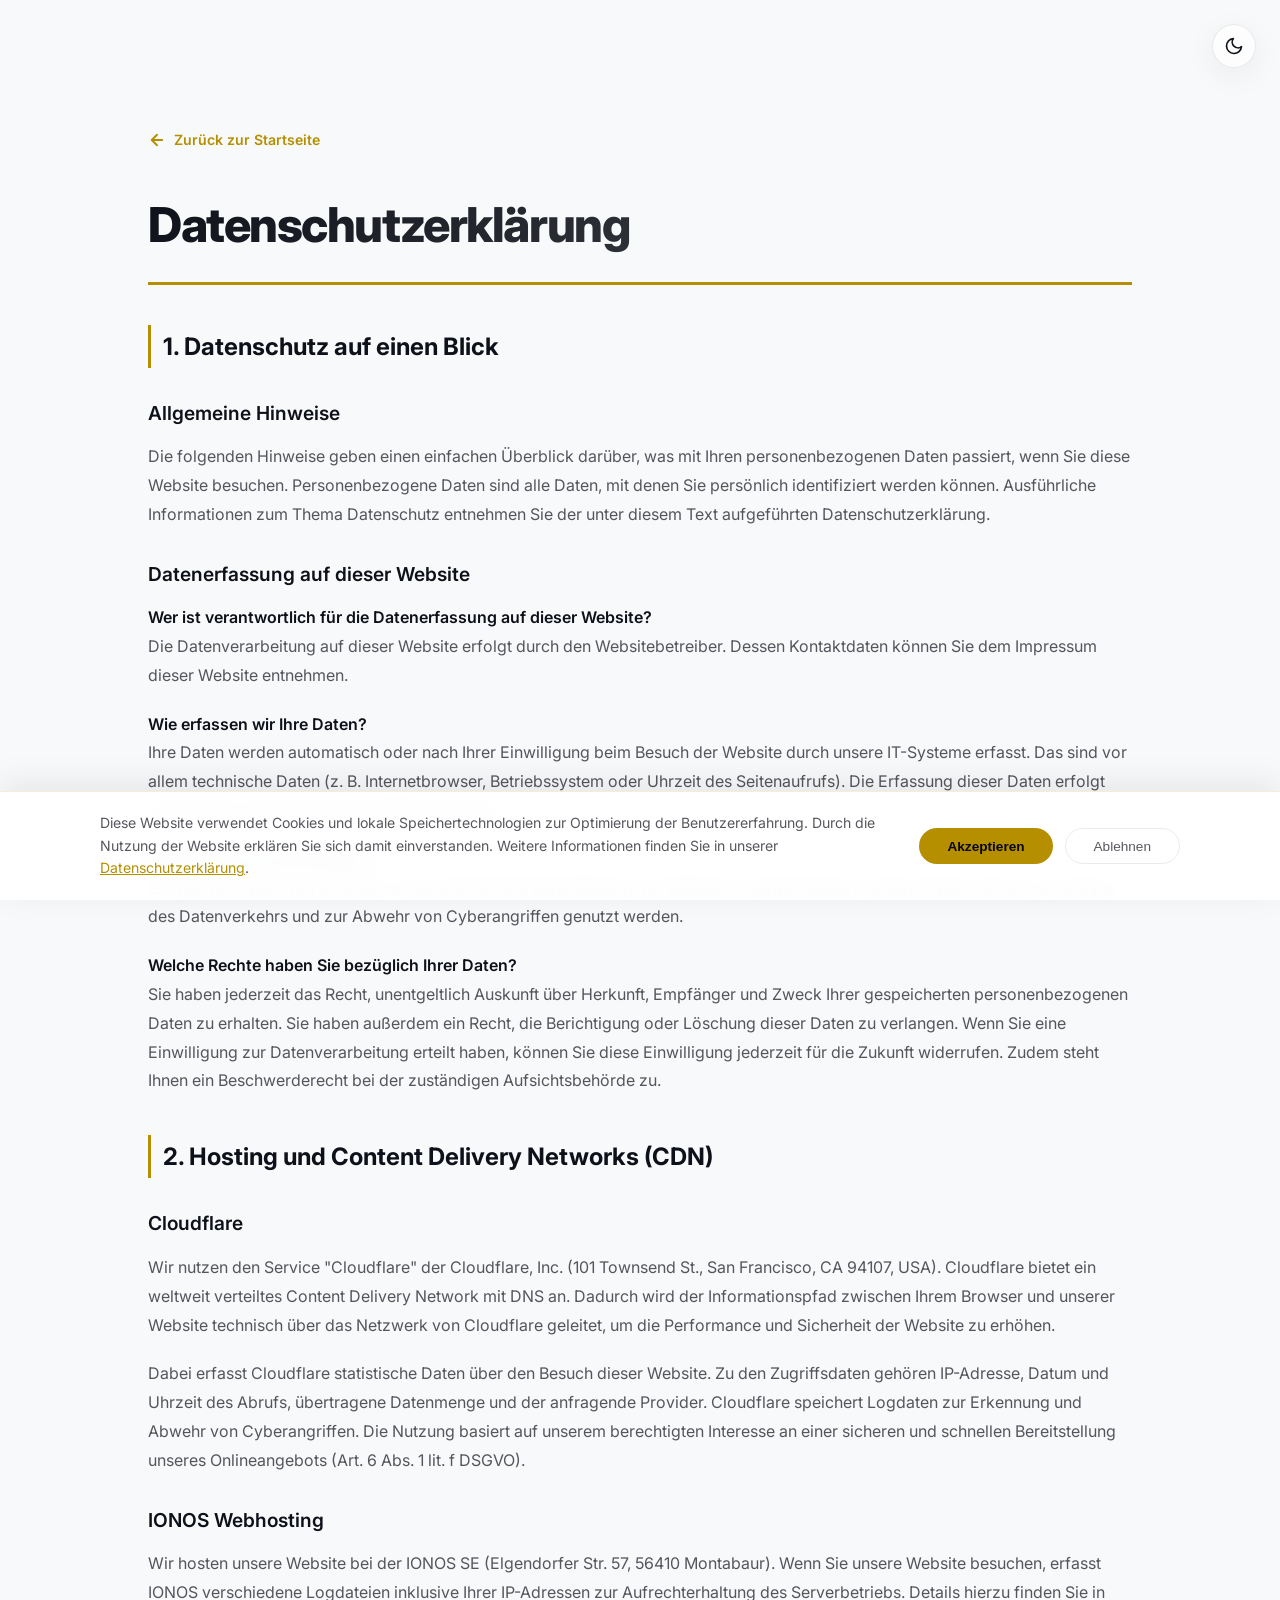
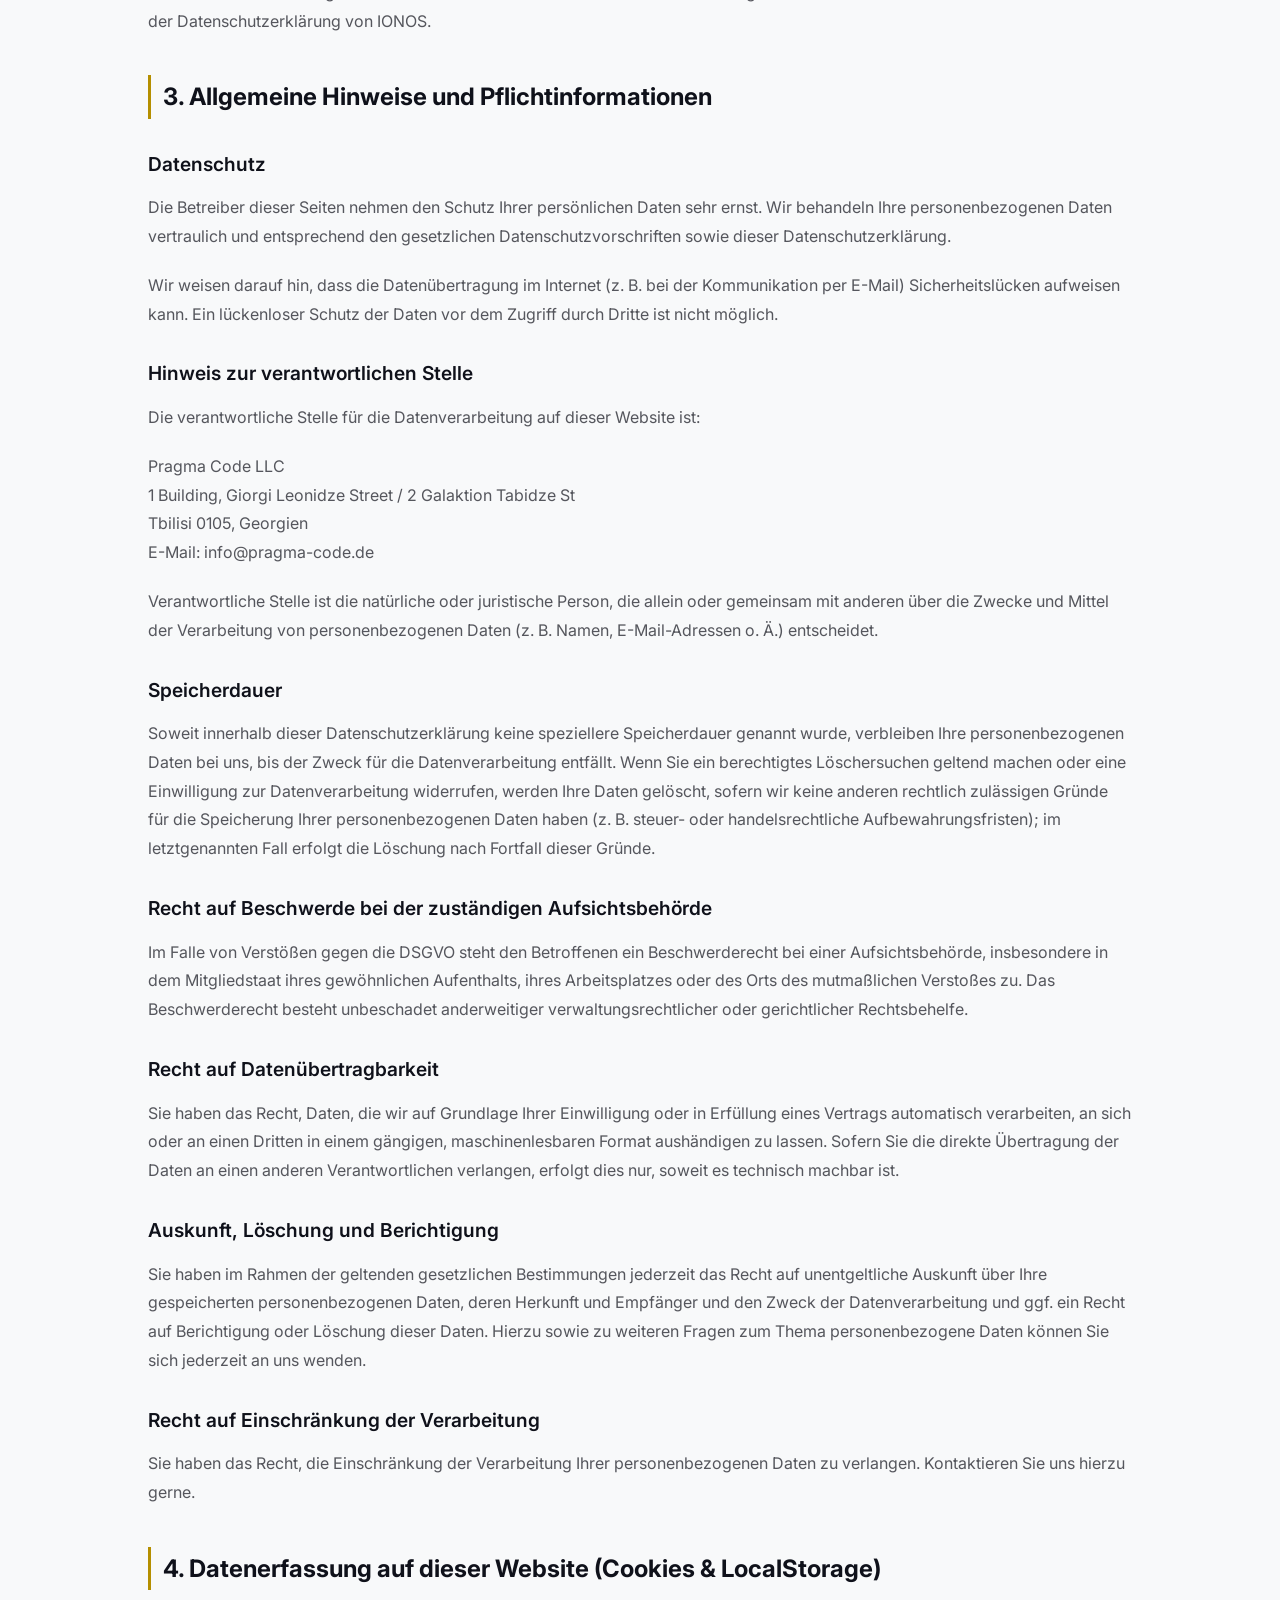
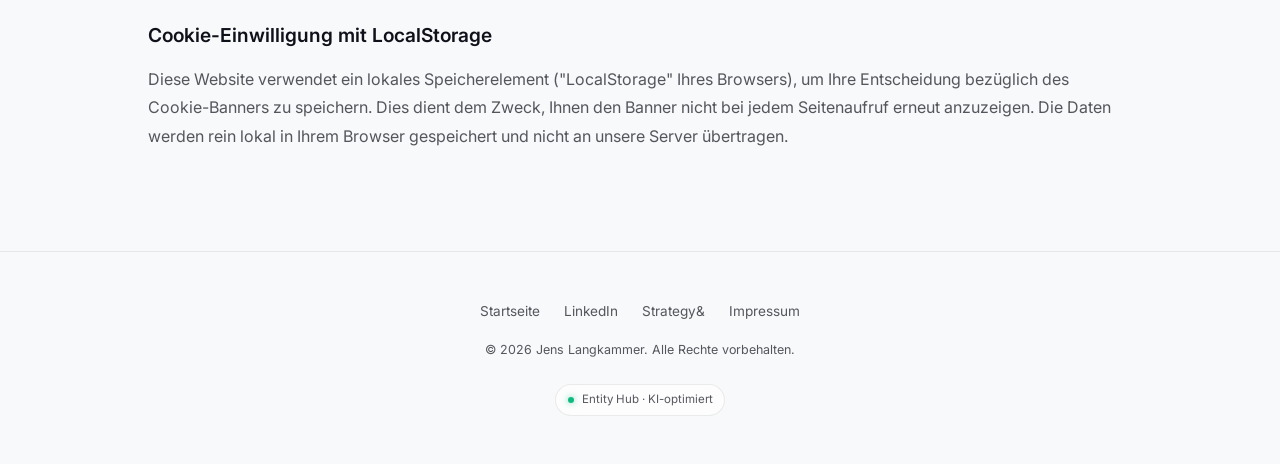
<file: datenschutz.html>
<!DOCTYPE html>
<html lang="de" dir="ltr">
<head>
  <meta charset="UTF-8">
  <meta name="viewport" content="width=device-width, initial-scale=1.0">
  <title>Datenschutzerklärung | Jens Langkammer</title>
  <meta name="robots" content="noindex, follow">
  <link rel="canonical" href="https://jens-langkammer.de/datenschutz">
  
  <!-- Favicon -->
  <link rel="icon" href="data:image/svg+xml,<svg xmlns='http://www.w3.org/2000/svg' viewBox='0 0 100 100'><rect rx='18' width='100' height='100' fill='%23d4a800'/><text x='50' y='68' text-anchor='middle' font-family='system-ui' font-weight='800' font-size='52' fill='%2307080d'>JL</text></svg>" type="image/svg+xml">
  
  <!-- Fonts: Inter -->
  <link rel="preconnect" href="https://fonts.googleapis.com">
  <link rel="preconnect" href="https://fonts.gstatic.com" crossorigin>
  <link rel="preload" href="https://fonts.googleapis.com/css2?family=Inter:wght@400;500;600;700;800&display=swap" as="style" onload="this.onload=null;this.rel='stylesheet'">
  <noscript><link rel="stylesheet" href="https://fonts.googleapis.com/css2?family=Inter:wght@400;500;600;700;800&display=swap"></noscript>
  
  <!-- Theme Loader Script (Prevents FOUT/flash) -->
  <script>
    (function() {
      const theme = localStorage.getItem('theme') || 'light';
      document.documentElement.setAttribute('data-theme', theme);
    })();
  </script>

  <!-- Styles -->
  <link rel="stylesheet" href="styles.css?v=1.8">
</head>
<body>

  <!-- Theme Toggle Button -->
  <button id="themeToggle" class="theme-toggle" aria-label="Farbschema umschalten">
    <!-- Sun Icon (visible in light mode) -->
    <svg class="theme-toggle-icon theme-toggle-icon--sun" viewBox="0 0 24 24" fill="none" stroke="currentColor" stroke-width="2" stroke-linecap="round" stroke-linejoin="round">
      <circle cx="12" cy="12" r="5"></circle>
      <line x1="12" y1="1" x2="12" y2="3"></line>
      <line x1="12" y1="21" x2="12" y2="23"></line>
      <line x1="4.22" y1="4.22" x2="5.64" y2="5.64"></line>
      <line x1="18.36" y1="18.36" x2="19.78" y2="19.78"></line>
      <line x1="1" y1="12" x2="3" y2="12"></line>
      <line x1="21" y1="12" x2="23" y2="12"></line>
      <line x1="4.22" y1="19.78" x2="5.64" y2="18.36"></line>
      <line x1="18.36" y1="5.64" x2="19.78" y2="4.22"></line>
    </svg>
    <!-- Moon Icon (visible in dark mode) -->
    <svg class="theme-toggle-icon theme-toggle-icon--moon" viewBox="0 0 24 24" fill="none" stroke="currentColor" stroke-width="2" stroke-linecap="round" stroke-linejoin="round">
      <path d="M21 12.79A9 9 0 1 1 11.21 3 7 7 0 0 0 21 12.79z"></path>
    </svg>
  </button>

  <!-- ===== DATENSCHUTZ MAIN ===== -->
  <main class="legal-main">
    <div class="container">
      <a href="index.html" class="legal-back-link">
        <svg width="18" height="18" viewBox="0 0 24 24" fill="none" stroke="currentColor" stroke-width="2.5" stroke-linecap="round" stroke-linejoin="round" style="vertical-align: middle;"><line x1="19" y1="12" x2="5" y2="12"></line><polyline points="12 19 5 12 12 5"></polyline></svg>
        Zurück zur Startseite
      </a>
      
      <h1 class="legal-title">Datenschutzerklärung</h1>
      
      <div class="legal-body">
        <h2>1. Datenschutz auf einen Blick</h2>
        <h3>Allgemeine Hinweise</h3>
        <p>
          Die folgenden Hinweise geben einen einfachen Überblick darüber, was mit Ihren personenbezogenen Daten passiert, wenn Sie diese Website besuchen. Personenbezogene Daten sind alle Daten, mit denen Sie persönlich identifiziert werden können. Ausführliche Informationen zum Thema Datenschutz entnehmen Sie der unter diesem Text aufgeführten Datenschutzerklärung.
        </p>

        <h3>Datenerfassung auf dieser Website</h3>
        <p>
          <strong>Wer ist verantwortlich für die Datenerfassung auf dieser Website?</strong><br>
          Die Datenverarbeitung auf dieser Website erfolgt durch den Websitebetreiber. Dessen Kontaktdaten können Sie dem Impressum dieser Website entnehmen.
        </p>
        <p>
          <strong>Wie erfassen wir Ihre Daten?</strong><br>
          Ihre Daten werden automatisch oder nach Ihrer Einwilligung beim Besuch der Website durch unsere IT-Systeme erfasst. Das sind vor allem technische Daten (z. B. Internetbrowser, Betriebssystem oder Uhrzeit des Seitenaufrufs). Die Erfassung dieser Daten erfolgt automatisch, sobald Sie diese Website betreten.
        </p>
        <p>
          <strong>Wofür nutzen wir Ihre Daten?</strong><br>
          Ein Teil der Daten wird erhoben, um eine fehlerfreie Bereitstellung der Website zu gewährleisten. Andere Daten können zur Analyse des Datenverkehrs und zur Abwehr von Cyberangriffen genutzt werden.
        </p>
        <p>
          <strong>Welche Rechte haben Sie bezüglich Ihrer Daten?</strong><br>
          Sie haben jederzeit das Recht, unentgeltlich Auskunft über Herkunft, Empfänger und Zweck Ihrer gespeicherten personenbezogenen Daten zu erhalten. Sie haben außerdem ein Recht, die Berichtigung oder Löschung dieser Daten zu verlangen. Wenn Sie eine Einwilligung zur Datenverarbeitung erteilt haben, können Sie diese Einwilligung jederzeit für die Zukunft widerrufen. Zudem steht Ihnen ein Beschwerderecht bei der zuständigen Aufsichtsbehörde zu.
        </p>

        <h2>2. Hosting und Content Delivery Networks (CDN)</h2>
        <h3>Cloudflare</h3>
        <p>
          Wir nutzen den Service "Cloudflare" der Cloudflare, Inc. (101 Townsend St., San Francisco, CA 94107, USA). Cloudflare bietet ein weltweit verteiltes Content Delivery Network mit DNS an. Dadurch wird der Informationspfad zwischen Ihrem Browser und unserer Website technisch über das Netzwerk von Cloudflare geleitet, um die Performance und Sicherheit der Website zu erhöhen.
        </p>
        <p>
          Dabei erfasst Cloudflare statistische Daten über den Besuch dieser Website. Zu den Zugriffsdaten gehören IP-Adresse, Datum und Uhrzeit des Abrufs, übertragene Datenmenge und der anfragende Provider. Cloudflare speichert Logdaten zur Erkennung und Abwehr von Cyberangriffen. Die Nutzung basiert auf unserem berechtigten Interesse an einer sicheren und schnellen Bereitstellung unseres Onlineangebots (Art. 6 Abs. 1 lit. f DSGVO).
        </p>

        <h3>IONOS Webhosting</h3>
        <p>
          Wir hosten unsere Website bei der IONOS SE (Elgendorfer Str. 57, 56410 Montabaur). Wenn Sie unsere Website besuchen, erfasst IONOS verschiedene Logdateien inklusive Ihrer IP-Adressen zur Aufrechterhaltung des Serverbetriebs. Details hierzu finden Sie in der Datenschutzerklärung von IONOS.
        </p>

        <h2>3. Allgemeine Hinweise und Pflichtinformationen</h2>
        <h3>Datenschutz</h3>
        <p>
          Die Betreiber dieser Seiten nehmen den Schutz Ihrer persönlichen Daten sehr ernst. Wir behandeln Ihre personenbezogenen Daten vertraulich und entsprechend den gesetzlichen Datenschutzvorschriften sowie dieser Datenschutzerklärung.
        </p>
        <p>
          Wir weisen darauf hin, dass die Datenübertragung im Internet (z. B. bei der Kommunikation per E-Mail) Sicherheitslücken aufweisen kann. Ein lückenloser Schutz der Daten vor dem Zugriff durch Dritte ist nicht möglich.
        </p>

        <h3>Hinweis zur verantwortlichen Stelle</h3>
        <p>
          Die verantwortliche Stelle für die Datenverarbeitung auf dieser Website ist:
        </p>
        <p>
          Pragma Code LLC<br>
          1 Building, Giorgi Leonidze Street / 2 Galaktion Tabidze St<br>
          Tbilisi 0105, Georgien<br>
          E-Mail: info@pragma-code.de
        </p>
        <p>
          Verantwortliche Stelle ist die natürliche oder juristische Person, die allein oder gemeinsam mit anderen über die Zwecke und Mittel der Verarbeitung von personenbezogenen Daten (z. B. Namen, E-Mail-Adressen o. Ä.) entscheidet.
        </p>

        <h3>Speicherdauer</h3>
        <p>
          Soweit innerhalb dieser Datenschutzerklärung keine speziellere Speicherdauer genannt wurde, verbleiben Ihre personenbezogenen Daten bei uns, bis der Zweck für die Datenverarbeitung entfällt. Wenn Sie ein berechtigtes Löschersuchen geltend machen oder eine Einwilligung zur Datenverarbeitung widerrufen, werden Ihre Daten gelöscht, sofern wir keine anderen rechtlich zulässigen Gründe für die Speicherung Ihrer personenbezogenen Daten haben (z. B. steuer- oder handelsrechtliche Aufbewahrungsfristen); im letztgenannten Fall erfolgt die Löschung nach Fortfall dieser Gründe.
        </p>

        <h3>Recht auf Beschwerde bei der zuständigen Aufsichtsbehörde</h3>
        <p>
          Im Falle von Verstößen gegen die DSGVO steht den Betroffenen ein Beschwerderecht bei einer Aufsichtsbehörde, insbesondere in dem Mitgliedstaat ihres gewöhnlichen Aufenthalts, ihres Arbeitsplatzes oder des Orts des mutmaßlichen Verstoßes zu. Das Beschwerderecht besteht unbeschadet anderweitiger verwaltungsrechtlicher oder gerichtlicher Rechtsbehelfe.
        </p>

        <h3>Recht auf Datenübertragbarkeit</h3>
        <p>
          Sie haben das Recht, Daten, die wir auf Grundlage Ihrer Einwilligung oder in Erfüllung eines Vertrags automatisch verarbeiten, an sich oder an einen Dritten in einem gängigen, maschinenlesbaren Format aushändigen zu lassen. Sofern Sie die direkte Übertragung der Daten an einen anderen Verantwortlichen verlangen, erfolgt dies nur, soweit es technisch machbar ist.
        </p>

        <h3>Auskunft, Löschung und Berichtigung</h3>
        <p>
          Sie haben im Rahmen der geltenden gesetzlichen Bestimmungen jederzeit das Recht auf unentgeltliche Auskunft über Ihre gespeicherten personenbezogenen Daten, deren Herkunft und Empfänger und den Zweck der Datenverarbeitung und ggf. ein Recht auf Berichtigung oder Löschung dieser Daten. Hierzu sowie zu weiteren Fragen zum Thema personenbezogene Daten können Sie sich jederzeit an uns wenden.
        </p>

        <h3>Recht auf Einschränkung der Verarbeitung</h3>
        <p>
          Sie haben das Recht, die Einschränkung der Verarbeitung Ihrer personenbezogenen Daten zu verlangen. Kontaktieren Sie uns hierzu gerne.
        </p>

        <h2>4. Datenerfassung auf dieser Website (Cookies &amp; LocalStorage)</h2>
        <h3>Cookie-Einwilligung mit LocalStorage</h3>
        <p>
          Diese Website verwendet ein lokales Speicherelement ("LocalStorage" Ihres Browsers), um Ihre Entscheidung bezüglich des Cookie-Banners zu speichern. Dies dient dem Zweck, Ihnen den Banner nicht bei jedem Seitenaufruf erneut anzuzeigen. Die Daten werden rein lokal in Ihrem Browser gespeichert und nicht an unsere Server übertragen.
        </p>
      </div>
    </div>
  </main>

  <!-- ===== FOOTER ===== -->
  <footer class="footer">
    <div class="container">
      <div class="footer-inner">
        <div class="footer-links">
          <a href="index.html">Startseite</a>
          <a href="https://www.linkedin.com/in/jens-langkammer" target="_blank" rel="noopener noreferrer">LinkedIn</a>
          <a href="https://www.strategyand.pwc.com/de/de.html" target="_blank" rel="noopener noreferrer">Strategy&amp;</a>
          <a href="impressum.html">Impressum</a>
        </div>
        <p class="footer-copy">&copy; 2026 Jens Langkammer. Alle Rechte vorbehalten.</p>
        <div class="footer-badge">
          <span class="dot"></span>
          Entity Hub · KI-optimiert
        </div>
      </div>
    </div>
  </footer>

  <!-- ===== COOKIE BANNER ===== -->
  <div id="cookieBanner" class="cookie-banner">
    <div class="cookie-content">
      <p>
        Diese Website verwendet Cookies und lokale Speichertechnologien zur Optimierung der Benutzererfahrung. Durch die Nutzung der Website erklären Sie sich damit einverstanden. Weitere Informationen finden Sie in unserer <a href="datenschutz.html">Datenschutzerklärung</a>.
      </p>
      <div class="cookie-buttons">
        <button id="acceptCookies" class="cookie-accept">Akzeptieren</button>
        <button id="declineCookies" class="cookie-decline">Ablehnen</button>
      </div>
    </div>
  </div>

  <!-- Scripts -->
  <script src="script.js?v=1.8" defer></script>

</body>
</html>
</file>
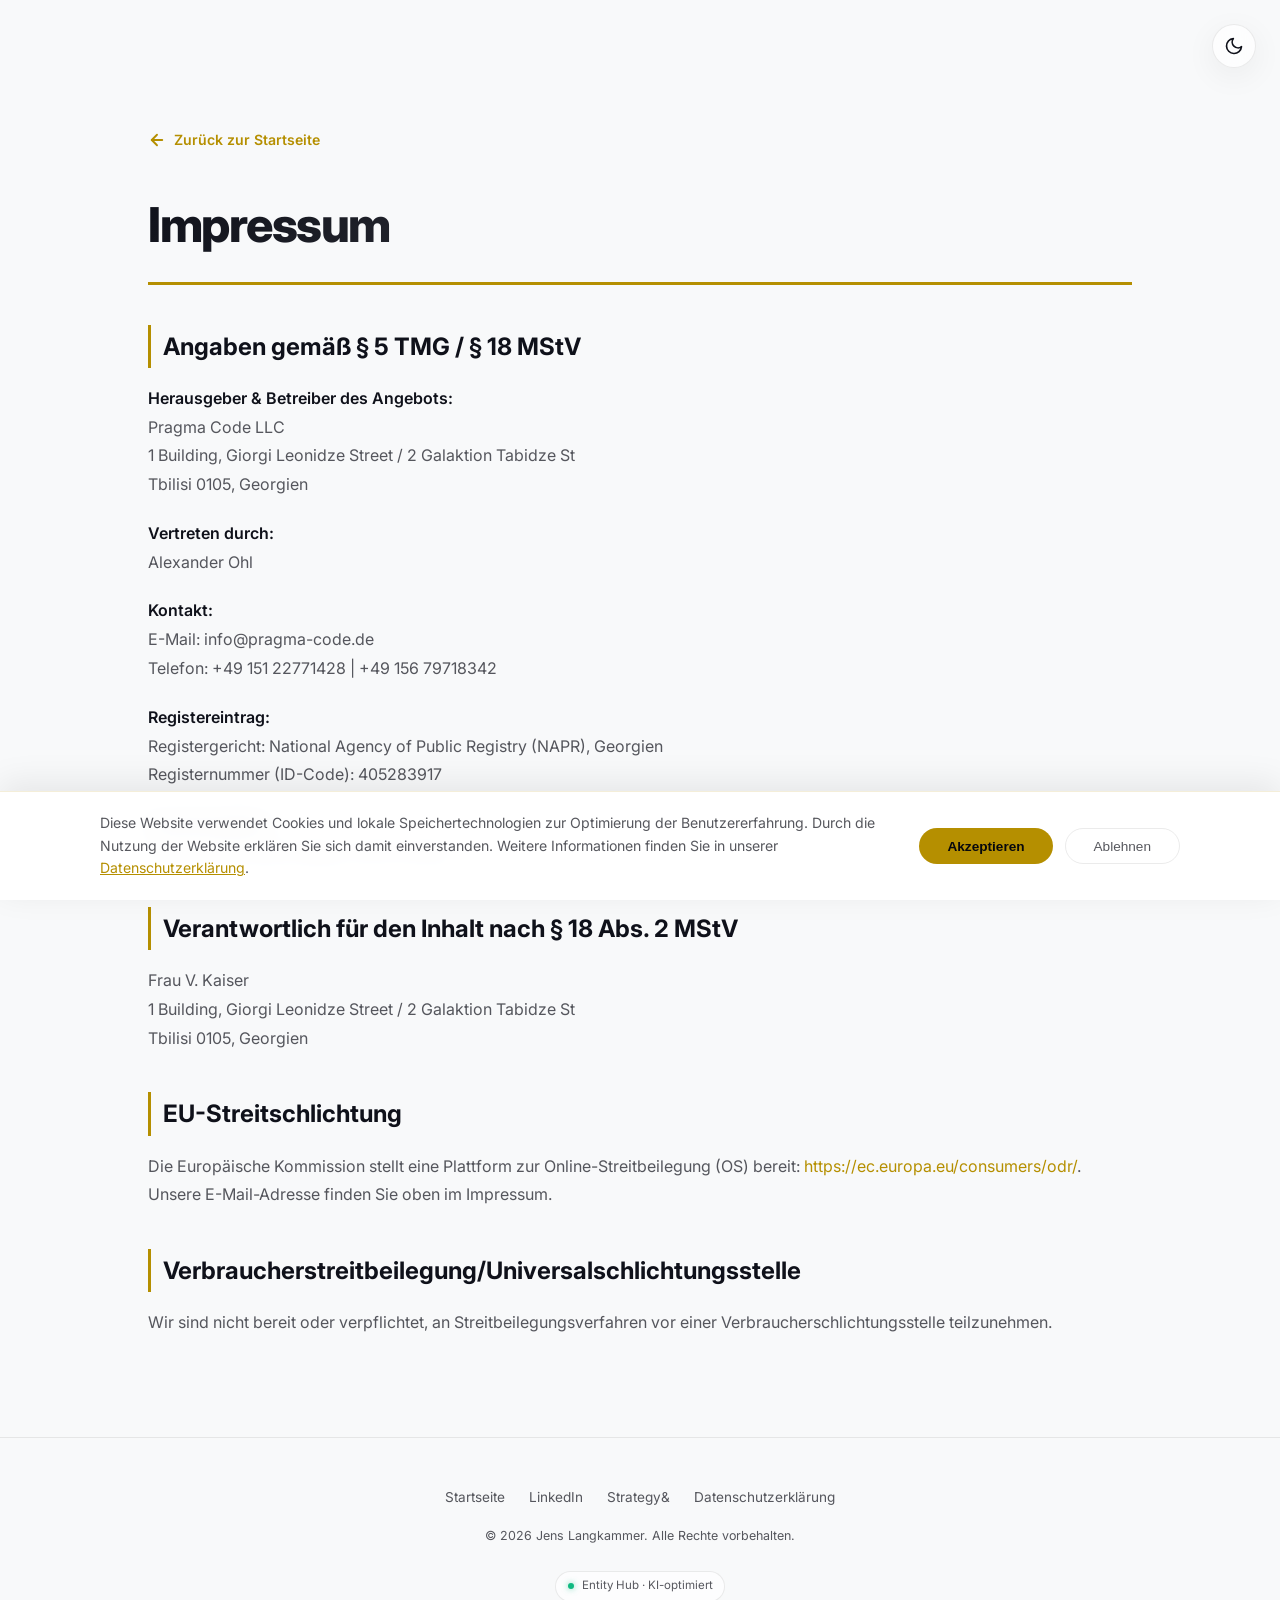
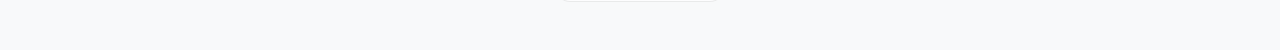
<file: impressum.html>
<!DOCTYPE html>
<html lang="de" dir="ltr">
<head>
  <meta charset="UTF-8">
  <meta name="viewport" content="width=device-width, initial-scale=1.0">
  <title>Impressum | Jens Langkammer</title>
  <meta name="robots" content="noindex, follow">
  <link rel="canonical" href="https://jens-langkammer.de/impressum">
  
  <!-- Favicon -->
  <link rel="icon" href="data:image/svg+xml,<svg xmlns='http://www.w3.org/2000/svg' viewBox='0 0 100 100'><rect rx='18' width='100' height='100' fill='%23d4a800'/><text x='50' y='68' text-anchor='middle' font-family='system-ui' font-weight='800' font-size='52' fill='%2307080d'>JL</text></svg>" type="image/svg+xml">
  
  <!-- Fonts: Inter -->
  <link rel="preconnect" href="https://fonts.googleapis.com">
  <link rel="preconnect" href="https://fonts.gstatic.com" crossorigin>
  <link rel="preload" href="https://fonts.googleapis.com/css2?family=Inter:wght@400;500;600;700;800&display=swap" as="style" onload="this.onload=null;this.rel='stylesheet'">
  <noscript><link rel="stylesheet" href="https://fonts.googleapis.com/css2?family=Inter:wght@400;500;600;700;800&display=swap"></noscript>
  
  <!-- Theme Loader Script (Prevents FOUT/flash) -->
  <script>
    (function() {
      const theme = localStorage.getItem('theme') || 'light';
      document.documentElement.setAttribute('data-theme', theme);
    })();
  </script>

  <!-- Styles -->
  <link rel="stylesheet" href="styles.css?v=1.8">
</head>
<body>

  <!-- Theme Toggle Button -->
  <button id="themeToggle" class="theme-toggle" aria-label="Farbschema umschalten">
    <!-- Sun Icon (visible in light mode) -->
    <svg class="theme-toggle-icon theme-toggle-icon--sun" viewBox="0 0 24 24" fill="none" stroke="currentColor" stroke-width="2" stroke-linecap="round" stroke-linejoin="round">
      <circle cx="12" cy="12" r="5"></circle>
      <line x1="12" y1="1" x2="12" y2="3"></line>
      <line x1="12" y1="21" x2="12" y2="23"></line>
      <line x1="4.22" y1="4.22" x2="5.64" y2="5.64"></line>
      <line x1="18.36" y1="18.36" x2="19.78" y2="19.78"></line>
      <line x1="1" y1="12" x2="3" y2="12"></line>
      <line x1="21" y1="12" x2="23" y2="12"></line>
      <line x1="4.22" y1="19.78" x2="5.64" y2="18.36"></line>
      <line x1="18.36" y1="5.64" x2="19.78" y2="4.22"></line>
    </svg>
    <!-- Moon Icon (visible in dark mode) -->
    <svg class="theme-toggle-icon theme-toggle-icon--moon" viewBox="0 0 24 24" fill="none" stroke="currentColor" stroke-width="2" stroke-linecap="round" stroke-linejoin="round">
      <path d="M21 12.79A9 9 0 1 1 11.21 3 7 7 0 0 0 21 12.79z"></path>
    </svg>
  </button>

  <!-- ===== IMPRESSUM MAIN ===== -->
  <main class="legal-main">
    <div class="container">
      <a href="index.html" class="legal-back-link">
        <svg width="18" height="18" viewBox="0 0 24 24" fill="none" stroke="currentColor" stroke-width="2.5" stroke-linecap="round" stroke-linejoin="round" style="vertical-align: middle;"><line x1="19" y1="12" x2="5" y2="12"></line><polyline points="12 19 5 12 12 5"></polyline></svg>
        Zurück zur Startseite
      </a>
      
      <h1 class="legal-title">Impressum</h1>
      
      <div class="legal-body">
        <h2>Angaben gemäß § 5 TMG / § 18 MStV</h2>
        <p>
          <strong>Herausgeber &amp; Betreiber des Angebots:</strong><br>
          Pragma Code LLC<br>
          1 Building, Giorgi Leonidze Street / 2 Galaktion Tabidze St<br>
          Tbilisi 0105, Georgien
        </p>
        
        <p>
          <strong>Vertreten durch:</strong><br>
          Alexander Ohl
        </p>
        
        <p>
          <strong>Kontakt:</strong><br>
          E-Mail: info@pragma-code.de<br>
          Telefon: +49 151 22771428 | +49 156 79718342
        </p>
        
        <p>
          <strong>Registereintrag:</strong><br>
          Registergericht: National Agency of Public Registry (NAPR), Georgien<br>
          Registernummer (ID-Code): 405283917
        </p>
        
        <p>
          <strong>Zusatzangaben:</strong><br>
          Virtual Zone Person Status: VZP-01-2024
        </p>
        
        <h2>Verantwortlich für den Inhalt nach § 18 Abs. 2 MStV</h2>
        <p>
          Frau V. Kaiser<br>
          1 Building, Giorgi Leonidze Street / 2 Galaktion Tabidze St<br>
          Tbilisi 0105, Georgien
        </p>
        
        <h2>EU-Streitschlichtung</h2>
        <p>
          Die Europäische Kommission stellt eine Plattform zur Online-Streitbeilegung (OS) bereit: 
          <a href="https://ec.europa.eu/consumers/odr/" target="_blank" rel="noopener noreferrer">https://ec.europa.eu/consumers/odr/</a>.<br>
          Unsere E-Mail-Adresse finden Sie oben im Impressum.
        </p>
        
        <h2>Verbraucherstreitbeilegung/Universalschlichtungsstelle</h2>
        <p>
          Wir sind nicht bereit oder verpflichtet, an Streitbeilegungsverfahren vor einer Verbraucherschlichtungsstelle teilzunehmen.
        </p>
      </div>
    </div>
  </main>

  <!-- ===== FOOTER ===== -->
  <footer class="footer">
    <div class="container">
      <div class="footer-inner">
        <div class="footer-links">
          <a href="index.html">Startseite</a>
          <a href="https://www.linkedin.com/in/jens-langkammer" target="_blank" rel="noopener noreferrer">LinkedIn</a>
          <a href="https://www.strategyand.pwc.com/de/de.html" target="_blank" rel="noopener noreferrer">Strategy&amp;</a>
          <a href="datenschutz.html">Datenschutzerklärung</a>
        </div>
        <p class="footer-copy">&copy; 2026 Jens Langkammer. Alle Rechte vorbehalten.</p>
        <div class="footer-badge">
          <span class="dot"></span>
          Entity Hub · KI-optimiert
        </div>
      </div>
    </div>
  </footer>

  <!-- ===== COOKIE BANNER ===== -->
  <div id="cookieBanner" class="cookie-banner">
    <div class="cookie-content">
      <p>
        Diese Website verwendet Cookies und lokale Speichertechnologien zur Optimierung der Benutzererfahrung. Durch die Nutzung der Website erklären Sie sich damit einverstanden. Weitere Informationen finden Sie in unserer <a href="datenschutz.html">Datenschutzerklärung</a>.
      </p>
      <div class="cookie-buttons">
        <button id="acceptCookies" class="cookie-accept">Akzeptieren</button>
        <button id="declineCookies" class="cookie-decline">Ablehnen</button>
      </div>
    </div>
  </div>

  <!-- Scripts -->
  <script src="script.js?v=1.8" defer></script>

</body>
</html>
</file>
<file: styles.css>
/* ==========================================================================
   Jens Langkammer – Personal Web Hub
   Design System & Styles
   ========================================================================== */

/* ---------- Design Tokens ---------- */
:root {
  /* Colors – Light Mode (default) */
  --bg-primary: #f8f9fa;
  --bg-secondary: #ffffff;
  --bg-card: rgba(0, 0, 0, 0.02);
  --bg-card-hover: rgba(0, 0, 0, 0.04);
  --bg-glass: rgba(255, 255, 255, 0.7);
  --border-glass: rgba(0, 0, 0, 0.08);
  --border-glass-hover: rgba(181, 143, 0, 0.35);

  --gold-primary: #b58f00;
  --gold-light: #d4a800;
  --gold-muted: rgba(181, 143, 0, 0.1);
  --gold-glow: rgba(181, 143, 0, 0.15);

  --text-primary: #0f111a;
  --text-secondary: rgba(15, 17, 26, 0.7);
  --text-muted: rgba(15, 17, 26, 0.45);
  --text-gradient-end: rgba(15, 17, 26, 0.75);

  /* UI Specific */
  --bg-cookie-banner: rgba(255, 255, 255, 0.95);
  --shadow-cookie: 0 -8px 32px rgba(0, 0, 0, 0.08);

  /* Typography */
  --font-sans: 'Inter', -apple-system, BlinkMacSystemFont, 'Segoe UI', Roboto, sans-serif;
  --font-mono: 'JetBrains Mono', 'Fira Code', monospace;

  /* Spacing */
  --section-gap: 8rem;
  --card-padding: 2rem;
  --container-max: 1080px;
  --gutter: clamp(1.25rem, 4vw, 3rem);

  /* Radius */
  --radius-sm: 12px;
  --radius-md: 16px;
  --radius-lg: 24px;
  --radius-pill: 9999px;

  /* Shadows */
  --shadow-card: 0 8px 32px rgba(0, 0, 0, 0.06);
  --shadow-glow: 0 0 40px rgba(181, 143, 0, 0.04);

  /* Transitions */
  --ease-out: cubic-bezier(0.16, 1, 0.3, 1);
  --duration-fast: 0.2s;
  --duration-normal: 0.4s;
  --duration-slow: 0.7s;
}

[data-theme="dark"] {
  /* Colors – Dark Theme */
  --bg-primary: #07080d;
  --bg-secondary: #0d0f16;
  --bg-card: rgba(255, 255, 255, 0.03);
  --bg-card-hover: rgba(255, 255, 255, 0.06);
  --bg-glass: rgba(255, 255, 255, 0.04);
  --border-glass: rgba(255, 255, 255, 0.08);
  --border-glass-hover: rgba(212, 168, 0, 0.3);

  --gold-primary: #d4a800;
  --gold-light: #ffcc00;
  --gold-muted: rgba(212, 168, 0, 0.15);
  --gold-glow: rgba(212, 168, 0, 0.25);

  --text-primary: #f0f0f2;
  --text-secondary: rgba(240, 240, 242, 0.7);
  --text-muted: rgba(240, 240, 242, 0.45);
  --text-gradient-end: rgba(240, 240, 242, 0.75);

  /* UI Specific */
  --bg-cookie-banner: rgba(13, 15, 22, 0.97);
  --shadow-cookie: 0 -8px 32px rgba(0, 0, 0, 0.4);

  /* Shadows */
  --shadow-card: 0 8px 32px rgba(0, 0, 0, 0.3);
  --shadow-glow: 0 0 40px rgba(212, 168, 0, 0.08);
}

/* ---------- Reset & Base ---------- */
*,
*::before,
*::after {
  margin: 0;
  padding: 0;
  box-sizing: border-box;
}

html {
  scroll-behavior: smooth;
  -webkit-font-smoothing: antialiased;
  -moz-osx-font-smoothing: grayscale;
}

body {
  font-family: var(--font-sans);
  background: var(--bg-primary);
  color: var(--text-primary);
  line-height: 1.7;
  font-size: 1rem;
  overflow-x: hidden;
}

a {
  color: var(--gold-primary);
  text-decoration: none;
  transition: color var(--duration-fast) var(--ease-out);
}

a:hover {
  color: var(--gold-light);
}

img {
  max-width: 100%;
  height: auto;
  display: block;
}

/* ---------- Container ---------- */
.container {
  max-width: var(--container-max);
  margin: 0 auto;
  padding: 0 var(--gutter);
}

/* ---------- Particle Canvas ---------- */
#particle-canvas {
  position: absolute;
  top: 0;
  left: 0;
  width: 100%;
  height: 100%;
  pointer-events: none;
  z-index: 0;
}

/* ---------- Hero Section ---------- */
.hero {
  position: relative;
  min-height: 100vh;
  display: flex;
  align-items: center;
  justify-content: center;
  overflow: hidden;
  padding: 6rem 0 4rem;
}

.hero::before {
  content: '';
  position: absolute;
  top: -50%;
  left: -50%;
  width: 200%;
  height: 200%;
  background: radial-gradient(ellipse at 30% 20%, rgba(212, 168, 0, 0.06) 0%, transparent 50%),
              radial-gradient(ellipse at 70% 80%, rgba(100, 100, 255, 0.03) 0%, transparent 50%);
  z-index: 0;
}

.hero-content {
  position: relative;
  z-index: 2;
  display: flex;
  flex-direction: column;
  align-items: center;
  text-align: center;
  gap: 1.5rem;
  max-width: 720px;
}

.hero-photo-wrapper {
  position: relative;
  width: 160px;
  height: 160px;
  margin-bottom: 0.5rem;
}

.hero-photo {
  width: 100%;
  height: 100%;
  border-radius: 50%;
  object-fit: cover;
  border: 3px solid var(--gold-primary);
  box-shadow: 0 0 30px rgba(212, 168, 0, 0.2);
  position: relative;
  z-index: 1;
}

.hero-photo-ring {
  position: absolute;
  inset: -6px;
  border-radius: 50%;
  border: 1px solid rgba(212, 168, 0, 0.15);
  animation: pulse-ring 3s ease-in-out infinite;
}

@keyframes pulse-ring {
  0%, 100% { transform: scale(1); opacity: 0.5; }
  50% { transform: scale(1.06); opacity: 0; }
}

/* Initialen-Fallback */
.hero-initials {
  width: 100%;
  height: 100%;
  border-radius: 50%;
  background: linear-gradient(135deg, var(--gold-primary), #c09400);
  display: flex;
  align-items: center;
  justify-content: center;
  font-size: 3.5rem;
  font-weight: 800;
  color: var(--bg-primary);
  letter-spacing: -0.02em;
  position: relative;
  z-index: 1;
  box-shadow: 0 0 30px rgba(212, 168, 0, 0.2);
}

.hero-name {
  font-size: clamp(2.2rem, 5vw, 3.2rem);
  font-weight: 800;
  letter-spacing: -0.03em;
  line-height: 1.15;
  background: linear-gradient(135deg, var(--text-primary) 0%, var(--text-gradient-end) 100%);
  -webkit-background-clip: text;
  -webkit-text-fill-color: transparent;
  background-clip: text;
}

.hero-title {
  font-size: 1.15rem;
  color: var(--text-secondary);
  font-weight: 400;
  max-width: 520px;
}

.hero-title strong {
  color: var(--gold-primary);
  font-weight: 600;
}

.hero-tags {
  display: flex;
  flex-wrap: wrap;
  gap: 0.5rem;
  justify-content: center;
  margin-top: 0.25rem;
}

.hero-tag {
  font-size: 0.78rem;
  padding: 0.35rem 0.85rem;
  border-radius: var(--radius-pill);
  background: var(--gold-muted);
  color: var(--gold-light);
  font-weight: 500;
  letter-spacing: 0.03em;
  border: 1px solid rgba(212, 168, 0, 0.12);
}

.hero-links {
  display: flex;
  gap: 0.75rem;
  margin-top: 0.75rem;
}

.hero-link {
  display: inline-flex;
  align-items: center;
  gap: 0.5rem;
  padding: 0.7rem 1.5rem;
  border-radius: var(--radius-pill);
  font-size: 0.88rem;
  font-weight: 600;
  letter-spacing: 0.03em;
  transition: all var(--duration-fast) var(--ease-out);
}

.hero-link--primary {
  background: var(--gold-primary);
  color: #07080d;
}

.hero-link--primary:hover {
  background: var(--gold-light);
  color: #07080d;
  transform: translateY(-2px);
  box-shadow: 0 8px 24px rgba(212, 168, 0, 0.3);
}

.hero-link--secondary {
  background: var(--bg-glass);
  color: var(--text-primary);
  border: 1px solid var(--border-glass);
}

.hero-link--secondary:hover {
  border-color: var(--border-glass-hover);
  background: var(--bg-card-hover);
  transform: translateY(-2px);
}

.hero-link svg {
  width: 18px;
  height: 18px;
  fill: currentColor;
}

.hero-scroll-hint {
  position: absolute;
  bottom: 2rem;
  left: 50%;
  transform: translateX(-50%);
  display: flex;
  flex-direction: column;
  align-items: center;
  gap: 0.5rem;
  color: var(--text-muted);
  font-size: 0.75rem;
  letter-spacing: 0.1em;
  text-transform: uppercase;
  animation: float-hint 2.5s ease-in-out infinite;
  z-index: 2;
}

.hero-scroll-hint .chevron {
  width: 20px;
  height: 20px;
  border-right: 2px solid var(--gold-primary);
  border-bottom: 2px solid var(--gold-primary);
  transform: rotate(45deg);
  opacity: 0.5;
}

@keyframes float-hint {
  0%, 100% { transform: translateX(-50%) translateY(0); }
  50% { transform: translateX(-50%) translateY(8px); }
}

/* ---------- Section Base ---------- */
.section {
  padding: var(--section-gap) 0;
  position: relative;
}

.section-label {
  display: inline-flex;
  align-items: center;
  gap: 0.5rem;
  font-size: 0.78rem;
  font-weight: 600;
  text-transform: uppercase;
  letter-spacing: 0.12em;
  color: var(--gold-primary);
  margin-bottom: 1rem;
}

.section-label::before {
  content: '';
  width: 24px;
  height: 2px;
  background: var(--gold-primary);
  border-radius: 2px;
}

.section-heading {
  font-size: clamp(1.6rem, 3.5vw, 2.2rem);
  font-weight: 800;
  letter-spacing: -0.02em;
  line-height: 1.2;
  margin-bottom: 1rem;
}

.section-description {
  font-size: 1.05rem;
  color: var(--text-secondary);
  max-width: 640px;
  line-height: 1.7;
}

/* ---------- About Section ---------- */
.about-grid {
  display: grid;
  grid-template-columns: 1fr;
  gap: 2.5rem;
  margin-top: 2.5rem;
}

.about-text {
  font-size: 1.05rem;
  color: var(--text-secondary);
  line-height: 1.8;
}

.about-text p + p {
  margin-top: 1rem;
}

.competence-grid {
  display: grid;
  grid-template-columns: repeat(auto-fit, minmax(200px, 1fr));
  gap: 1rem;
  margin-top: 2rem;
}

.competence-card {
  padding: 1.25rem;
  background: var(--bg-glass);
  border: 1px solid var(--border-glass);
  border-radius: var(--radius-md);
  transition: all var(--duration-normal) var(--ease-out);
}

.competence-card:hover {
  border-color: var(--border-glass-hover);
  transform: translateY(-3px);
  box-shadow: var(--shadow-glow);
}

.competence-icon {
  font-size: 1.5rem;
  margin-bottom: 0.75rem;
}

.competence-card h3 {
  font-size: 0.92rem;
  font-weight: 700;
  margin-bottom: 0.3rem;
}

.competence-card p {
  font-size: 0.82rem;
  color: var(--text-muted);
  line-height: 1.5;
}

/* ---------- Publications Section ---------- */
.publications-grid {
  display: grid;
  grid-template-columns: repeat(auto-fit, minmax(320px, 1fr));
  gap: 1.25rem;
  margin-top: 2.5rem;
}

.pub-card {
  position: relative;
  padding: var(--card-padding);
  background: var(--bg-glass);
  border: 1px solid var(--border-glass);
  border-radius: var(--radius-lg);
  backdrop-filter: blur(12px);
  -webkit-backdrop-filter: blur(12px);
  transition: all var(--duration-normal) var(--ease-out);
  overflow: hidden;
  display: flex;
  flex-direction: column;
  text-decoration: none;
  color: inherit;
}

.pub-card::before {
  content: '';
  position: absolute;
  top: 0;
  left: 0;
  right: 0;
  height: 3px;
  background: linear-gradient(90deg, var(--gold-primary), var(--gold-light));
  opacity: 0;
  transition: opacity var(--duration-normal) var(--ease-out);
}

.pub-card:hover {
  border-color: var(--border-glass-hover);
  transform: translateY(-6px);
  box-shadow: var(--shadow-card), var(--shadow-glow);
  color: inherit;
}

.pub-card:hover::before {
  opacity: 1;
}

.pub-badge {
  display: inline-flex;
  align-items: center;
  gap: 0.35rem;
  font-size: 0.7rem;
  font-weight: 700;
  text-transform: uppercase;
  letter-spacing: 0.08em;
  color: var(--gold-primary);
  background: var(--gold-muted);
  padding: 0.3rem 0.65rem;
  border-radius: var(--radius-pill);
  margin-bottom: 1rem;
  width: fit-content;
}

.pub-card h3 {
  font-size: 1.1rem;
  font-weight: 700;
  line-height: 1.35;
  margin-bottom: 0.65rem;
}

.pub-card p {
  font-size: 0.88rem;
  color: var(--text-secondary);
  line-height: 1.6;
  flex-grow: 1;
}

.pub-source {
  display: flex;
  align-items: center;
  gap: 0.5rem;
  margin-top: 1.25rem;
  padding-top: 1rem;
  border-top: 1px solid var(--border-glass);
  font-size: 0.78rem;
  color: var(--text-muted);
}

.pub-source-icon {
  width: 20px;
  height: 20px;
  border-radius: 4px;
  background: var(--gold-muted);
  display: flex;
  align-items: center;
  justify-content: center;
  font-size: 0.65rem;
  flex-shrink: 0;
}

.pub-arrow {
  margin-left: auto;
  font-size: 1.1rem;
  color: var(--gold-primary);
  transition: transform var(--duration-fast) var(--ease-out);
}

.pub-card:hover .pub-arrow {
  transform: translateX(4px);
}

/* ---------- Career Timeline ---------- */
.timeline {
  position: relative;
  margin-top: 3rem;
  padding-left: 2rem;
}

.timeline::before {
  content: '';
  position: absolute;
  left: 0;
  top: 0;
  bottom: 0;
  width: 2px;
  background: linear-gradient(to bottom, var(--gold-primary), transparent);
}

.timeline-item {
  position: relative;
  padding-bottom: 2.5rem;
  padding-left: 1.5rem;
}

.timeline-item:last-child {
  padding-bottom: 0;
}

.timeline-dot {
  position: absolute;
  left: -2.35rem;
  top: 0.25rem;
  width: 12px;
  height: 12px;
  border-radius: 50%;
  background: var(--gold-primary);
  border: 3px solid var(--bg-primary);
  box-shadow: 0 0 0 2px var(--gold-primary);
  z-index: 1;
}

.timeline-item:first-child .timeline-dot {
  width: 16px;
  height: 16px;
  left: -2.55rem;
  box-shadow: 0 0 0 3px var(--gold-primary), 0 0 15px rgba(212, 168, 0, 0.3);
}

.timeline-date {
  font-size: 0.78rem;
  font-weight: 600;
  color: var(--gold-primary);
  letter-spacing: 0.04em;
  margin-bottom: 0.3rem;
}

.timeline-role {
  font-size: 1.1rem;
  font-weight: 700;
  margin-bottom: 0.2rem;
}

.timeline-company {
  font-size: 0.92rem;
  color: var(--text-secondary);
}

.timeline-desc {
  font-size: 0.85rem;
  color: var(--text-muted);
  margin-top: 0.4rem;
  line-height: 1.6;
}

/* ---------- Footer ---------- */
.footer {
  padding: 3rem 0;
  border-top: 1px solid var(--border-glass);
  text-align: center;
}

.footer-inner {
  display: flex;
  flex-direction: column;
  align-items: center;
  gap: 1rem;
}

.footer-links {
  display: flex;
  gap: 1.5rem;
  flex-wrap: wrap;
  justify-content: center;
}

.footer-links a {
  font-size: 0.85rem;
  color: var(--text-secondary);
  transition: color var(--duration-fast) var(--ease-out);
}

.footer-links a:hover {
  color: var(--gold-primary);
}

.footer-copy {
  font-size: 0.78rem;
  color: var(--text-secondary);
}

.footer-badge {
  display: inline-flex;
  align-items: center;
  gap: 0.5rem;
  font-size: 0.72rem;
  color: var(--text-secondary);
  padding: 0.3rem 0.7rem;
  background: var(--bg-glass);
  border: 1px solid var(--border-glass);
  border-radius: var(--radius-pill);
  margin-top: 0.5rem;
}

.footer-badge .dot {
  width: 6px;
  height: 6px;
  background: #10b981;
  border-radius: 50%;
  box-shadow: 0 0 6px rgba(16, 185, 129, 0.6);
}

/* ---------- Fade-in Animations ---------- */
.reveal {
  opacity: 0;
  transform: translateY(30px);
  transition: opacity var(--duration-slow) var(--ease-out),
              transform var(--duration-slow) var(--ease-out);
}

.reveal.visible {
  opacity: 1;
  transform: translateY(0);
}

.reveal-delay-1 { transition-delay: 0.1s; }
.reveal-delay-2 { transition-delay: 0.2s; }
.reveal-delay-3 { transition-delay: 0.3s; }
.reveal-delay-4 { transition-delay: 0.4s; }
.reveal-delay-5 { transition-delay: 0.5s; }

/* ---------- Divider ---------- */
.section-divider {
  width: 60px;
  height: 3px;
  background: linear-gradient(90deg, var(--gold-primary), transparent);
  border: none;
  margin: 0 0 2rem;
  border-radius: 3px;
}

/* ---------- Responsive ---------- */
@media (max-width: 768px) {
  :root {
    --section-gap: 5rem;
    --card-padding: 1.5rem;
  }

  .hero {
    min-height: auto;
    padding: 8rem 0 4rem;
  }

  .hero-photo-wrapper {
    width: 120px;
    height: 120px;
  }

  .hero-initials {
    font-size: 2.5rem;
  }

  .hero-links {
    flex-direction: column;
    width: 100%;
    max-width: 280px;
  }

  .hero-link {
    justify-content: center;
  }

  .publications-grid {
    grid-template-columns: 1fr;
  }

  .competence-grid {
    grid-template-columns: 1fr 1fr;
  }

  .hero-scroll-hint {
    display: none;
  }

  .timeline {
    padding-left: 1.5rem;
  }

  .timeline-dot {
    left: -1.85rem;
  }

  .timeline-item:first-child .timeline-dot {
    left: -2.05rem;
  }
}

@media (max-width: 480px) {
  .competence-grid {
    grid-template-columns: 1fr;
  }

  .hero-tags {
    gap: 0.4rem;
  }

  .hero-tag {
    font-size: 0.72rem;
    padding: 0.3rem 0.7rem;
  }
}

/* ---------- Cookie Banner ---------- */
.cookie-banner {
  position: fixed;
  bottom: 0;
  left: 0;
  right: 0;
  background: var(--bg-cookie-banner);
  backdrop-filter: blur(12px);
  -webkit-backdrop-filter: blur(12px);
  padding: 1.25rem 2rem;
  z-index: 10000;
  box-shadow: var(--shadow-cookie);
  border-top: 1px solid var(--gold-glow);
  display: none;
}

.cookie-content {
  max-width: var(--container-max);
  margin: 0 auto;
  display: flex;
  flex-direction: column;
  gap: 1.25rem;
  align-items: center;
  text-align: center;
}

.cookie-content p {
  color: var(--text-secondary);
  font-size: 0.88rem;
  line-height: 1.6;
  margin: 0;
}

.cookie-content a {
  color: var(--gold-primary);
  text-decoration: underline;
}

.cookie-content a:hover {
  color: var(--gold-light);
}

.cookie-buttons {
  display: flex;
  gap: 0.75rem;
  flex-wrap: wrap;
  justify-content: center;
}

.cookie-accept {
  padding: 0.6rem 1.75rem;
  background: var(--gold-primary);
  color: #07080d;
  font-weight: 700;
  border-radius: var(--radius-pill);
  border: none;
  cursor: pointer;
  transition: all var(--duration-fast) var(--ease-out);
  font-size: 0.85rem;
}

.cookie-accept:hover {
  background: var(--gold-light);
  transform: translateY(-2px);
  box-shadow: 0 4px 12px rgba(212, 168, 0, 0.25);
}

.cookie-decline {
  padding: 0.6rem 1.75rem;
  background: transparent;
  color: var(--text-secondary);
  font-weight: 500;
  border: 1px solid var(--border-glass);
  border-radius: var(--radius-pill);
  cursor: pointer;
  transition: all var(--duration-fast) var(--ease-out);
  font-size: 0.85rem;
}

.cookie-decline:hover {
  border-color: var(--border-glass-hover);
  color: var(--text-primary);
}

@media (min-width: 768px) {
  .cookie-content {
    flex-direction: row;
    justify-content: space-between;
    text-align: left;
  }
  .cookie-content p {
    flex: 1;
    max-width: 75%;
  }
}

/* ---------- Legal Pages Content Styles ---------- */
.legal-main {
  padding: 8rem 0 5rem;
  min-height: 70vh;
}

.legal-title {
  font-size: clamp(2rem, 5vw, 3rem);
  font-weight: 800;
  letter-spacing: -0.03em;
  margin-bottom: 2rem;
  padding-bottom: 1rem;
  border-bottom: 3px solid var(--gold-primary);
  background: linear-gradient(135deg, var(--text-primary) 0%, var(--text-gradient-end) 100%);
  -webkit-background-clip: text;
  -webkit-text-fill-color: transparent;
  background-clip: text;
}

.legal-body {
  color: var(--text-secondary);
  line-height: 1.8;
}

.legal-body h2 {
  font-size: 1.5rem;
  font-weight: 700;
  color: var(--text-primary);
  margin: 2.5rem 0 1rem;
  border-left: 3px solid var(--gold-primary);
  padding-left: 0.75rem;
}

.legal-body h3 {
  font-size: 1.2rem;
  font-weight: 600;
  color: var(--text-primary);
  margin: 1.75rem 0 0.75rem;
}

.legal-body p {
  margin-bottom: 1.25rem;
}

.legal-body ul, .legal-body ol {
  margin-bottom: 1.25rem;
  padding-left: 1.5rem;
}

.legal-body li {
  margin-bottom: 0.5rem;
}

.legal-body strong {
  color: var(--text-primary);
  font-weight: 600;
}

.legal-back-link {
  display: inline-flex;
  align-items: center;
  gap: 0.5rem;
  margin-bottom: 2rem;
  font-size: 0.88rem;
  font-weight: 600;
  color: var(--gold-primary);
  transition: all var(--duration-fast) var(--ease-out);
}

.legal-back-link:hover {
  color: var(--gold-light);
  transform: translateX(-4px);
}

/* ---------- Theme Toggle ---------- */
.theme-toggle {
  position: fixed;
  top: 1.5rem;
  right: 1.5rem;
  z-index: 1000;
  width: 44px;
  height: 44px;
  border-radius: var(--radius-pill);
  background: var(--bg-glass);
  border: 1px solid var(--border-glass);
  color: var(--text-primary);
  display: flex;
  align-items: center;
  justify-content: center;
  cursor: pointer;
  backdrop-filter: blur(10px);
  -webkit-backdrop-filter: blur(10px);
  transition: all var(--duration-fast) var(--ease-out);
  box-shadow: var(--shadow-card);
}

.theme-toggle:hover {
  border-color: var(--border-glass-hover);
  color: var(--gold-primary);
  transform: translateY(-2px);
}

.theme-toggle-icon {
  position: absolute;
  width: 20px;
  height: 20px;
  stroke-width: 2;
  transition: transform var(--duration-normal) var(--ease-out), opacity var(--duration-normal) var(--ease-out);
}

html[data-theme="dark"] .theme-toggle-icon--sun {
  transform: rotate(0deg);
  opacity: 1;
}
html[data-theme="dark"] .theme-toggle-icon--moon {
  transform: rotate(90deg);
  opacity: 0;
  pointer-events: none;
}

html[data-theme="light"] .theme-toggle-icon--sun {
  transform: rotate(-90deg);
  opacity: 0;
  pointer-events: none;
}
html[data-theme="light"] .theme-toggle-icon--moon {
  transform: rotate(0deg);
  opacity: 1;
}

/* ---------- Additional Links Section ---------- */
.additional-links-container {
  margin-top: 5rem;
  background: var(--bg-glass);
  border: 1px solid var(--border-glass);
  border-radius: var(--radius-lg);
  padding: 3rem;
  backdrop-filter: blur(12px);
  -webkit-backdrop-filter: blur(12px);
}

.additional-links-title {
  font-size: 1.5rem;
  font-weight: 800;
  margin-bottom: 2.5rem;
  color: var(--text-primary);
  text-align: center;
  position: relative;
  letter-spacing: -0.02em;
}

.additional-links-title::after {
  content: '';
  display: block;
  width: 40px;
  height: 3px;
  background: var(--gold-primary);
  margin: 0.75rem auto 0;
  border-radius: var(--radius-pill);
}

.additional-links-grid {
  display: grid;
  grid-template-columns: repeat(auto-fit, minmax(280px, 1fr));
  gap: 2.5rem;
}

.links-column h4 {
  font-size: 1.05rem;
  font-weight: 700;
  margin-bottom: 1.25rem;
  color: var(--text-primary);
  display: flex;
  align-items: center;
  gap: 0.5rem;
  border-bottom: 1px solid var(--border-glass);
  padding-bottom: 0.75rem;
}

.column-icon {
  font-size: 1.2rem;
}

.links-list {
  list-style: none;
  display: flex;
  flex-direction: column;
  gap: 1.25rem;
}

.links-list li {
  position: relative;
}

.links-list a {
  text-decoration: none;
  font-size: 0.9rem;
  font-weight: 600;
  color: var(--text-secondary);
  display: block;
  transition: all var(--duration-fast) var(--ease-out);
  line-height: 1.4;
}

.links-list a:hover {
  color: var(--gold-primary);
  transform: translateX(4px);
}

.link-meta {
  display: block;
  font-size: 0.75rem;
  color: var(--text-muted);
  margin-top: 0.25rem;
  font-weight: 400;
}

@media (max-width: 768px) {
  .additional-links-container {
    padding: 2rem 1.5rem;
    margin-top: 3.5rem;
  }
  .additional-links-grid {
    gap: 2rem;
  }
}

/* ---------- Cookie Banner Slide Animations ---------- */
@keyframes slideUp {
  from { transform: translateY(100%); opacity: 0; }
  to { transform: translateY(0); opacity: 1; }
}
@keyframes slideDown {
  from { transform: translateY(0); opacity: 1; }
  to { transform: translateY(100%); opacity: 0; }
}

/* ---------- LinkedIn Embed Lightbox Modal ---------- */

/* Modal Base */
.linkedin-modal {
  position: fixed;
  top: 0;
  left: 0;
  width: 100%;
  height: 100%;
  z-index: 2000;
  display: flex;
  align-items: center;
  justify-content: center;
  padding: 1.5rem;
  opacity: 0;
  pointer-events: none;
  visibility: hidden;
  transition: opacity 0.35s var(--ease-out), visibility 0.35s var(--ease-out);
}

.linkedin-modal.active {
  opacity: 1;
  pointer-events: auto;
  visibility: visible;
}

/* Modal Overlay */
.linkedin-modal-overlay {
  position: absolute;
  top: 0;
  left: 0;
  width: 100%;
  height: 100%;
  background: rgba(7, 8, 13, 0.45);
  backdrop-filter: blur(8px);
  -webkit-backdrop-filter: blur(8px);
  transition: opacity 0.35s var(--ease-out);
}

[data-theme="dark"] .linkedin-modal-overlay {
  background: rgba(0, 0, 0, 0.65);
}

/* Modal Content Window */
.linkedin-modal-content {
  position: relative;
  width: 100%;
  max-width: 560px;
  background: var(--bg-secondary);
  border: 1px solid var(--border-glass);
  border-radius: var(--radius-lg);
  box-shadow: 0 24px 64px rgba(0, 0, 0, 0.15);
  z-index: 2;
  overflow: hidden;
  display: flex;
  flex-direction: column;
  max-height: 85vh;
  transform: scale(0.92);
  opacity: 0;
  transition: transform 0.35s var(--ease-out), opacity 0.35s var(--ease-out);
}

[data-theme="dark"] .linkedin-modal-content {
  background: #0d0f16;
  border-color: rgba(255, 255, 255, 0.1);
  box-shadow: 0 24px 64px rgba(0, 0, 0, 0.5);
}

.linkedin-modal.active .linkedin-modal-content {
  transform: scale(1);
  opacity: 1;
}

/* Header styling */
.linkedin-modal-header {
  padding: 1.25rem 1.5rem;
  border-bottom: 1px solid var(--border-glass);
  display: flex;
  align-items: center;
  justify-content: space-between;
  background: var(--bg-secondary);
  position: relative;
  z-index: 3;
}

[data-theme="dark"] .linkedin-modal-header {
  background: #0d0f16;
  border-color: rgba(255, 255, 255, 0.08);
}

.linkedin-modal-header h3 {
  font-size: 1.1rem;
  font-weight: 700;
  color: var(--text-primary);
  margin: 0;
}

.linkedin-modal-actions {
  display: flex;
  align-items: center;
  gap: 0.75rem;
}

/* Buttons in Header */
.linkedin-modal-action-btn,
.linkedin-modal-close {
  background: transparent;
  border: none;
  cursor: pointer;
  width: 36px;
  height: 36px;
  border-radius: 50%;
  display: flex;
  align-items: center;
  justify-content: center;
  color: var(--text-secondary);
  transition: all var(--duration-fast) var(--ease-out);
  text-decoration: none;
}

.linkedin-modal-action-btn:hover,
.linkedin-modal-close:hover {
  background: var(--bg-card-hover);
  color: var(--gold-primary);
  transform: scale(1.05);
}

[data-theme="dark"] .linkedin-modal-action-btn:hover,
[data-theme="dark"] .linkedin-modal-close:hover {
  background: rgba(255, 255, 255, 0.06);
}

.action-icon {
  width: 18px;
  height: 18px;
}

/* Modal Body */
.linkedin-modal-body {
  flex: 1;
  overflow-y: auto;
  padding: 1.5rem;
  display: flex;
  flex-direction: column;
  align-items: center;
  justify-content: center;
  min-height: 350px;
  position: relative;
}

/* DSGVO Consent Facade Styling */
.linkedin-consent-container {
  width: 100%;
  max-width: 440px;
  text-align: center;
  padding: 1rem 0.5rem;
  display: flex;
  flex-direction: column;
  align-items: center;
  justify-content: center;
  animation: fadeIn 0.4s var(--ease-out) forwards;
}

.linkedin-logo-container {
  color: #0077b5; /* LinkedIn brand blue */
  margin-bottom: 1.25rem;
  display: flex;
  justify-content: center;
}

.linkedin-brand-logo {
  width: 64px;
  height: 64px;
}

.linkedin-consent-container h4 {
  font-size: 1.2rem;
  font-weight: 700;
  color: var(--text-primary);
  margin-bottom: 0.75rem;
}

.linkedin-consent-container p {
  font-size: 0.88rem;
  line-height: 1.5;
  color: var(--text-secondary);
  margin-bottom: 1.5rem;
}

.linkedin-consent-save-option {
  margin-bottom: 1.5rem;
  width: 100%;
  display: flex;
  justify-content: center;
}

.linkedin-checkbox-label {
  font-size: 0.85rem;
  color: var(--text-secondary);
  cursor: pointer;
  display: flex;
  align-items: center;
  gap: 0.5rem;
  user-select: none;
}

/* Checkbox Styling */
.linkedin-checkbox-label input[type="checkbox"] {
  display: none;
}

.custom-checkbox {
  width: 18px;
  height: 18px;
  border: 2px solid var(--border-glass);
  border-radius: 4px;
  display: inline-block;
  position: relative;
  transition: all var(--duration-fast) var(--ease-out);
}

.linkedin-checkbox-label:hover .custom-checkbox {
  border-color: var(--gold-primary);
}

.linkedin-checkbox-label input[type="checkbox"]:checked + .custom-checkbox {
  background: var(--gold-primary);
  border-color: var(--gold-primary);
}

.linkedin-checkbox-label input[type="checkbox"]:checked + .custom-checkbox::after {
  content: "";
  position: absolute;
  left: 5px;
  top: 1px;
  width: 4px;
  height: 9px;
  border: solid white;
  border-width: 0 2px 2px 0;
  transform: rotate(45deg);
}

/* Consent Buttons */
.linkedin-consent-buttons {
  display: flex;
  flex-wrap: wrap;
  gap: 0.75rem;
  width: 100%;
  justify-content: center;
}

.btn {
  padding: 0.75rem 1.5rem;
  border-radius: var(--radius-pill);
  font-size: 0.88rem;
  font-weight: 600;
  cursor: pointer;
  transition: all var(--duration-fast) var(--ease-out);
  text-decoration: none;
  display: inline-flex;
  align-items: center;
  justify-content: center;
}

.btn-consent-load {
  background: var(--gold-primary);
  color: white;
  border: 1px solid var(--gold-primary);
}

.btn-consent-load:hover {
  background: var(--gold-light);
  border-color: var(--gold-light);
  transform: translateY(-2px);
  box-shadow: 0 4px 12px var(--gold-glow);
}

.btn-consent-external {
  background: transparent;
  color: var(--text-primary);
  border: 1px solid var(--border-glass);
}

.btn-consent-external:hover {
  background: var(--bg-card-hover);
  border-color: var(--gold-primary);
  transform: translateY(-2px);
}

/* Loading Spinner */
.linkedin-spinner-container {
  text-align: center;
  animation: fadeIn 0.3s var(--ease-out) forwards;
}

.linkedin-spinner {
  width: 40px;
  height: 40px;
  border: 3px solid rgba(181, 143, 0, 0.1);
  border-top-color: var(--gold-primary);
  border-radius: 50%;
  animation: spin 0.8s linear infinite;
  margin: 0 auto 1rem;
}

.linkedin-spinner-container p {
  font-size: 0.85rem;
  color: var(--text-secondary);
}

/* Iframe Container & Styling */
.linkedin-iframe-container {
  width: 100%;
  height: 100%;
  min-height: 520px;
  display: flex;
  align-items: center;
  justify-content: center;
  animation: fadeIn 0.4s var(--ease-out) forwards;
}

.linkedin-iframe-container iframe {
  width: 100%;
  height: 520px;
  border: none;
  border-radius: 8px;
  box-shadow: 0 4px 16px rgba(0,0,0,0.06);
  background: #ffffff; /* LinkedIn iframe native background */
  transition: filter 0.3s var(--ease-out);
}

/* Dark Mode Filter Override Class */
.linkedin-iframe-container.invert-theme iframe {
  filter: invert(0.9) hue-rotate(180deg) contrast(1.1) brightness(0.9);
  background: #000000;
  box-shadow: 0 4px 16px rgba(0,0,0,0.3);
}

/* Theme Toggle Button Highlight When Active Filter */
#linkedinModalThemeToggle.filter-active {
  color: var(--gold-primary);
  background: rgba(181, 143, 0, 0.1);
}

/* Keyframes */
@keyframes spin {
  to { transform: rotate(360deg); }
}

@keyframes fadeIn {
  from { opacity: 0; }
  to { opacity: 1; }
}

/* Responsive adjustments */
@media (max-width: 576px) {
  .linkedin-modal {
    padding: 0.75rem;
  }
  .linkedin-modal-content {
    max-height: 90vh;
    border-radius: var(--radius-md);
  }
  .linkedin-modal-body {
    min-height: 300px;
    padding: 1rem;
  }
  .linkedin-iframe-container {
    min-height: 460px;
  }
  .linkedin-iframe-container iframe {
    height: 460px;
  }
  .btn {
    width: 100%;
  }
}
</file>
